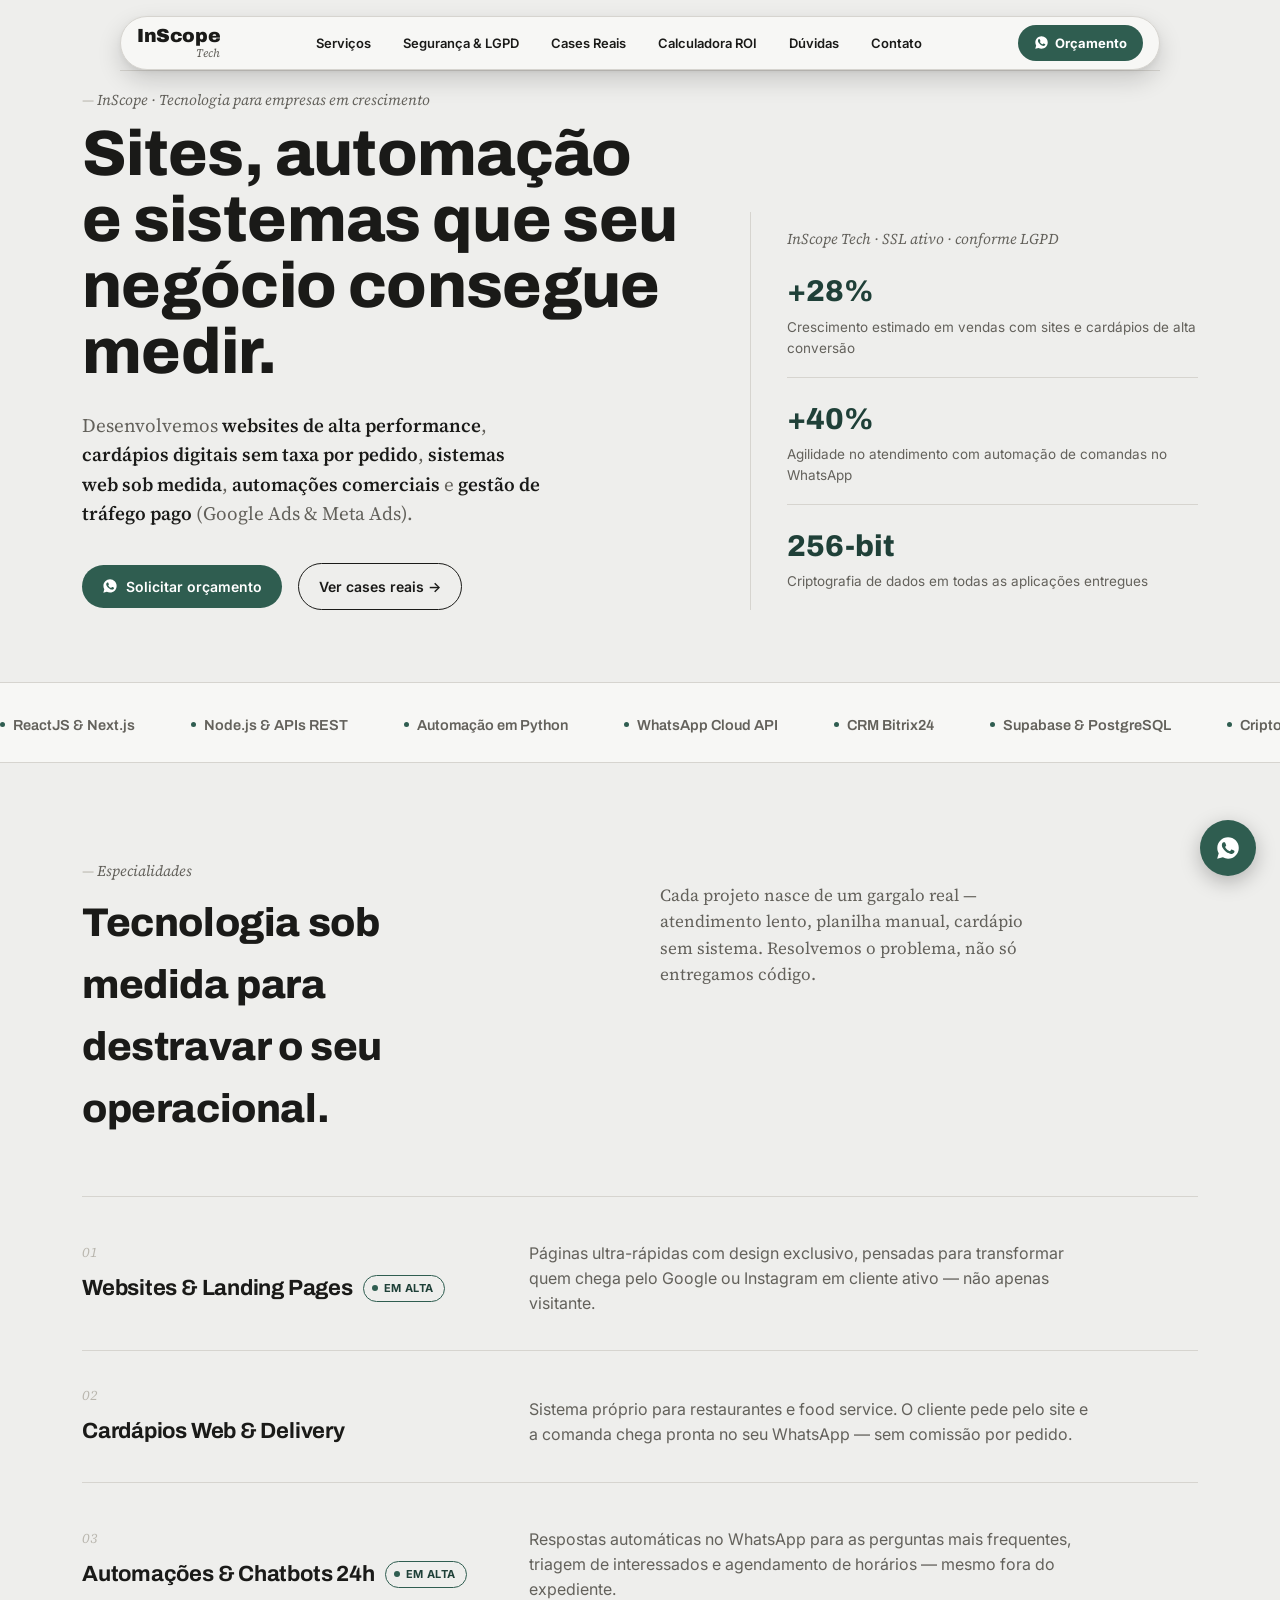
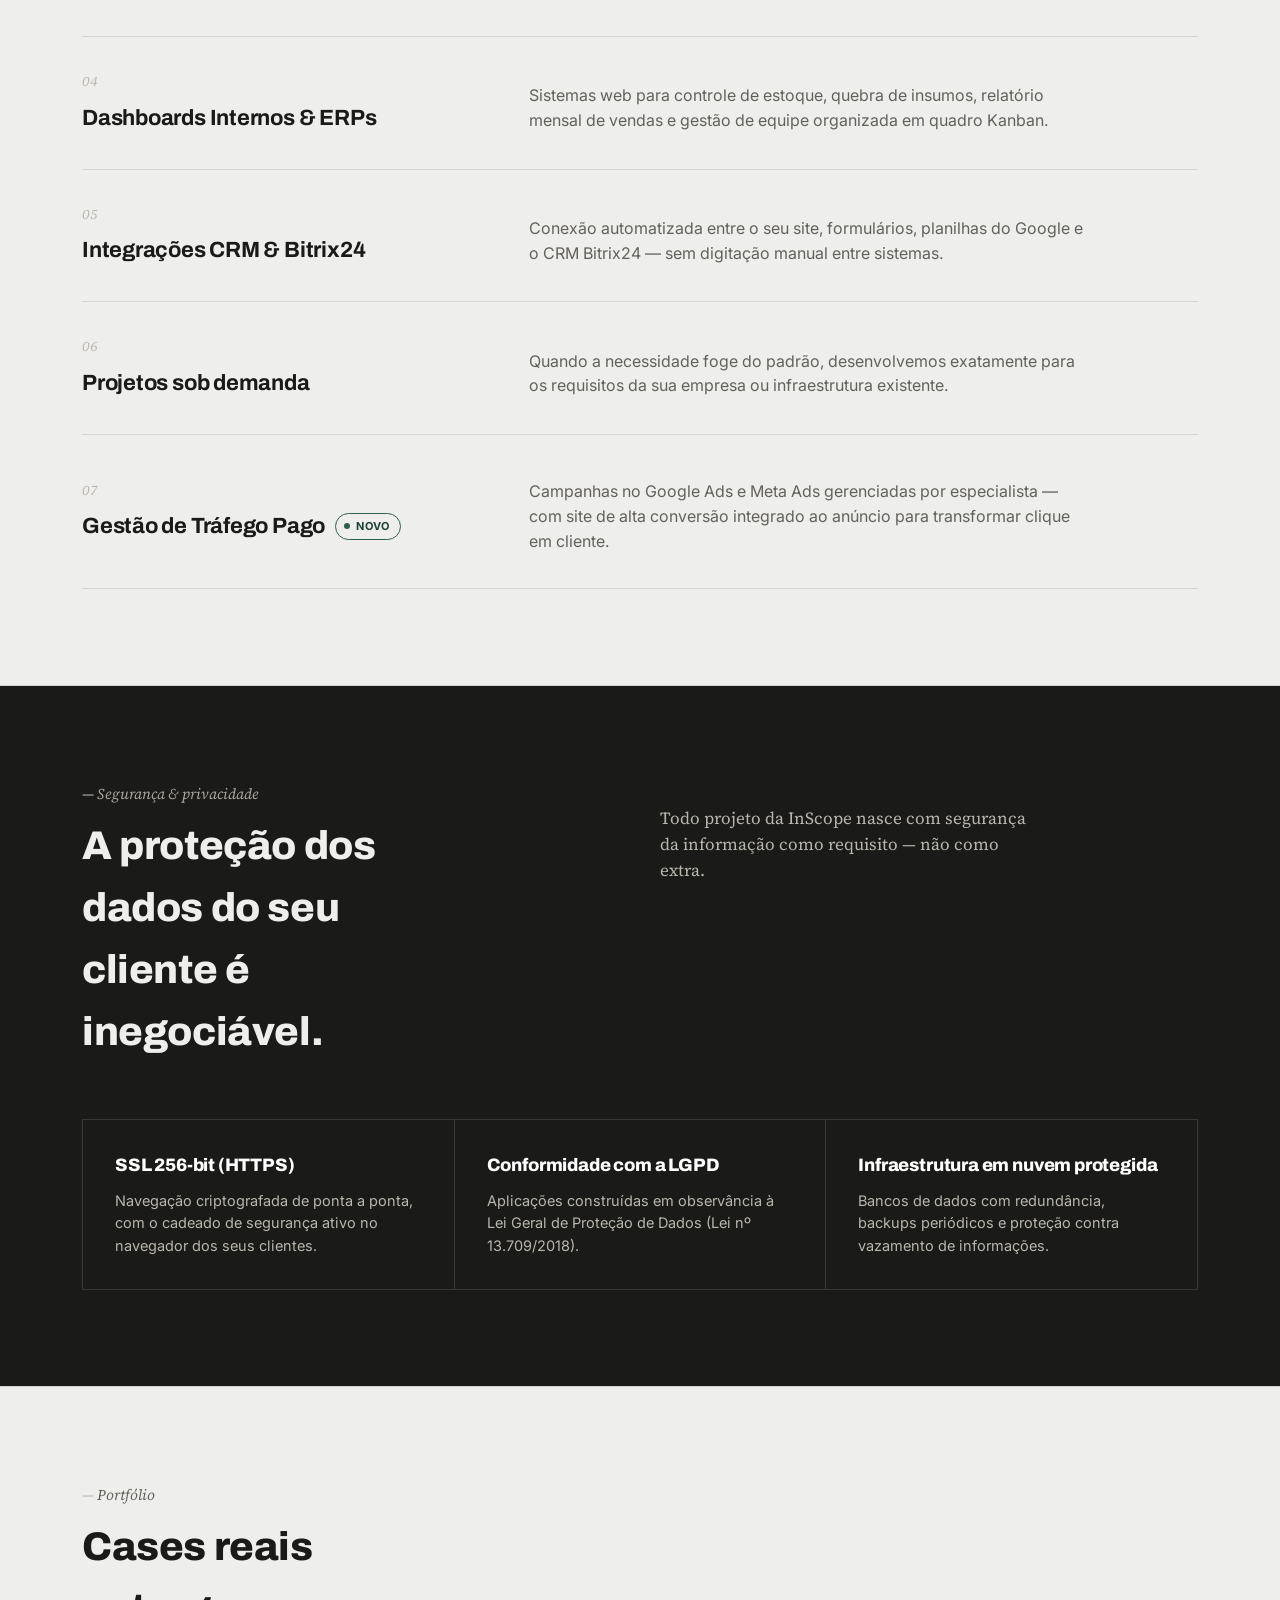
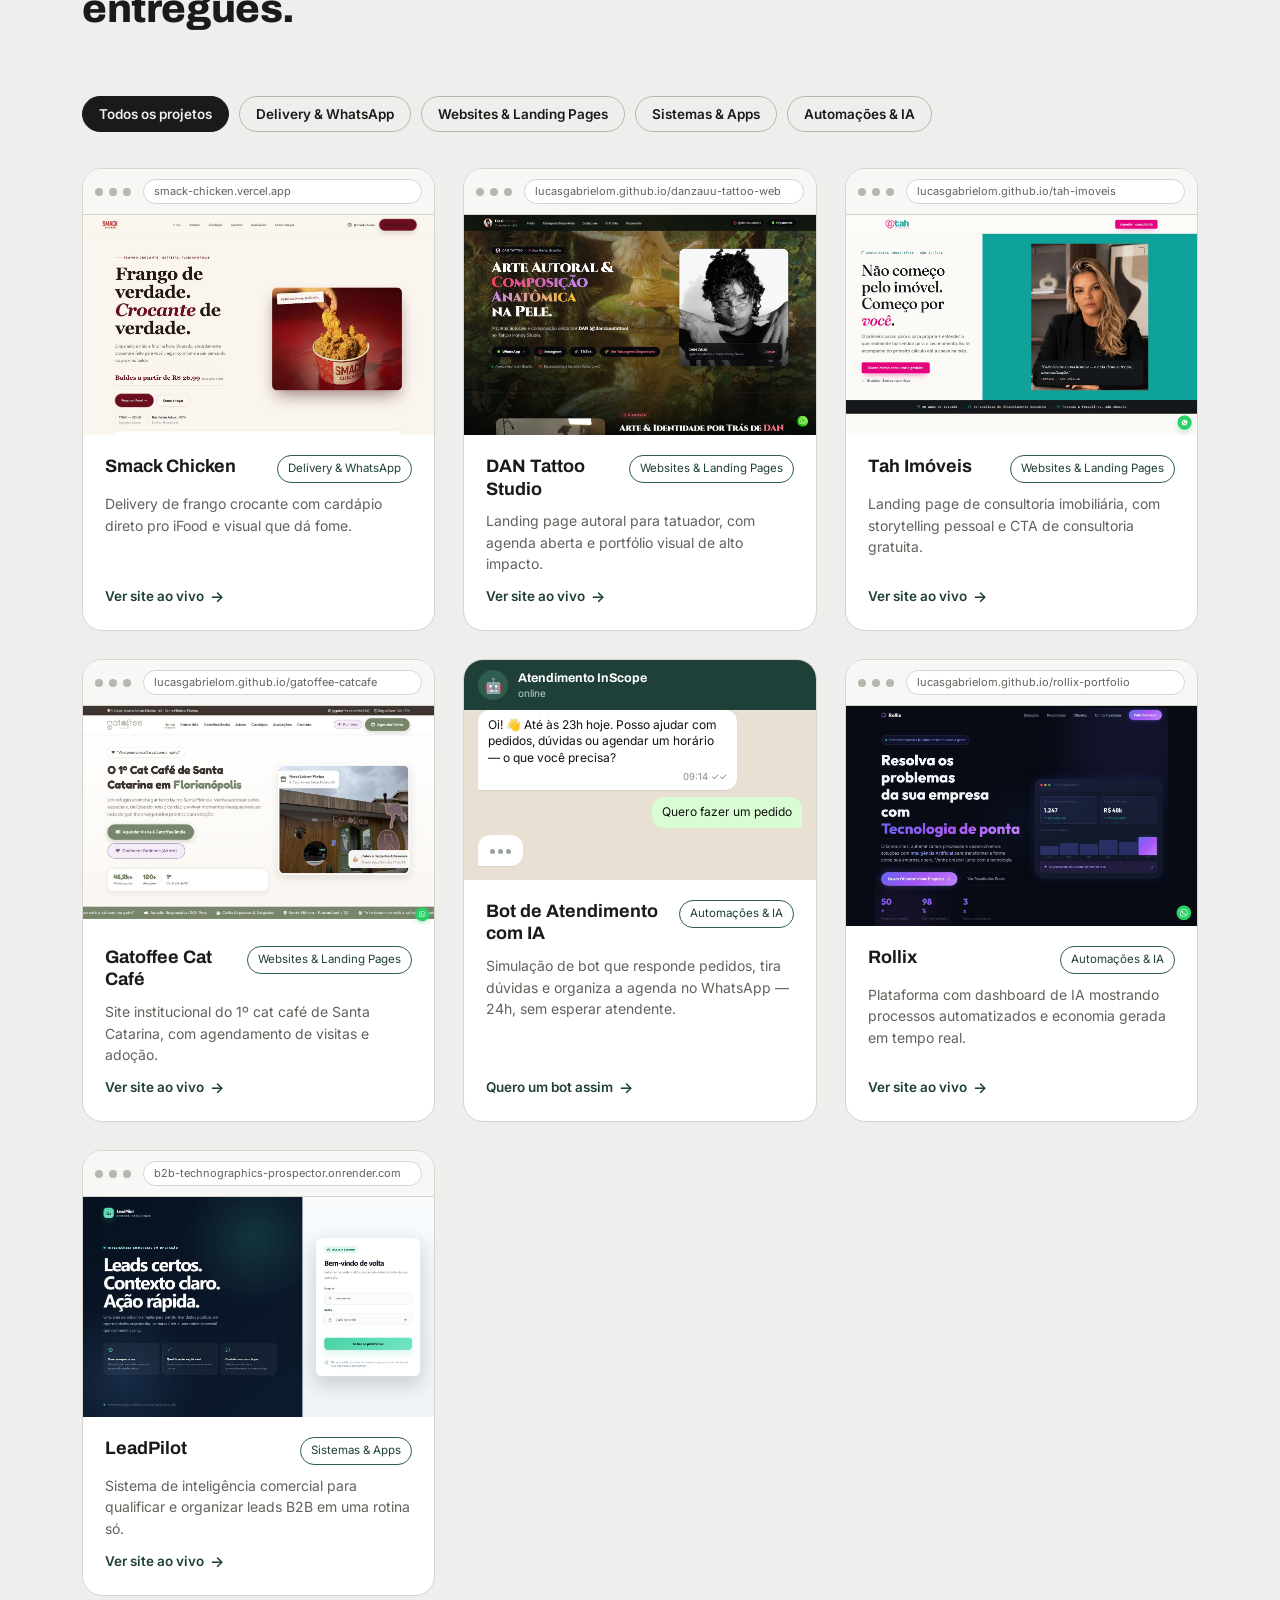
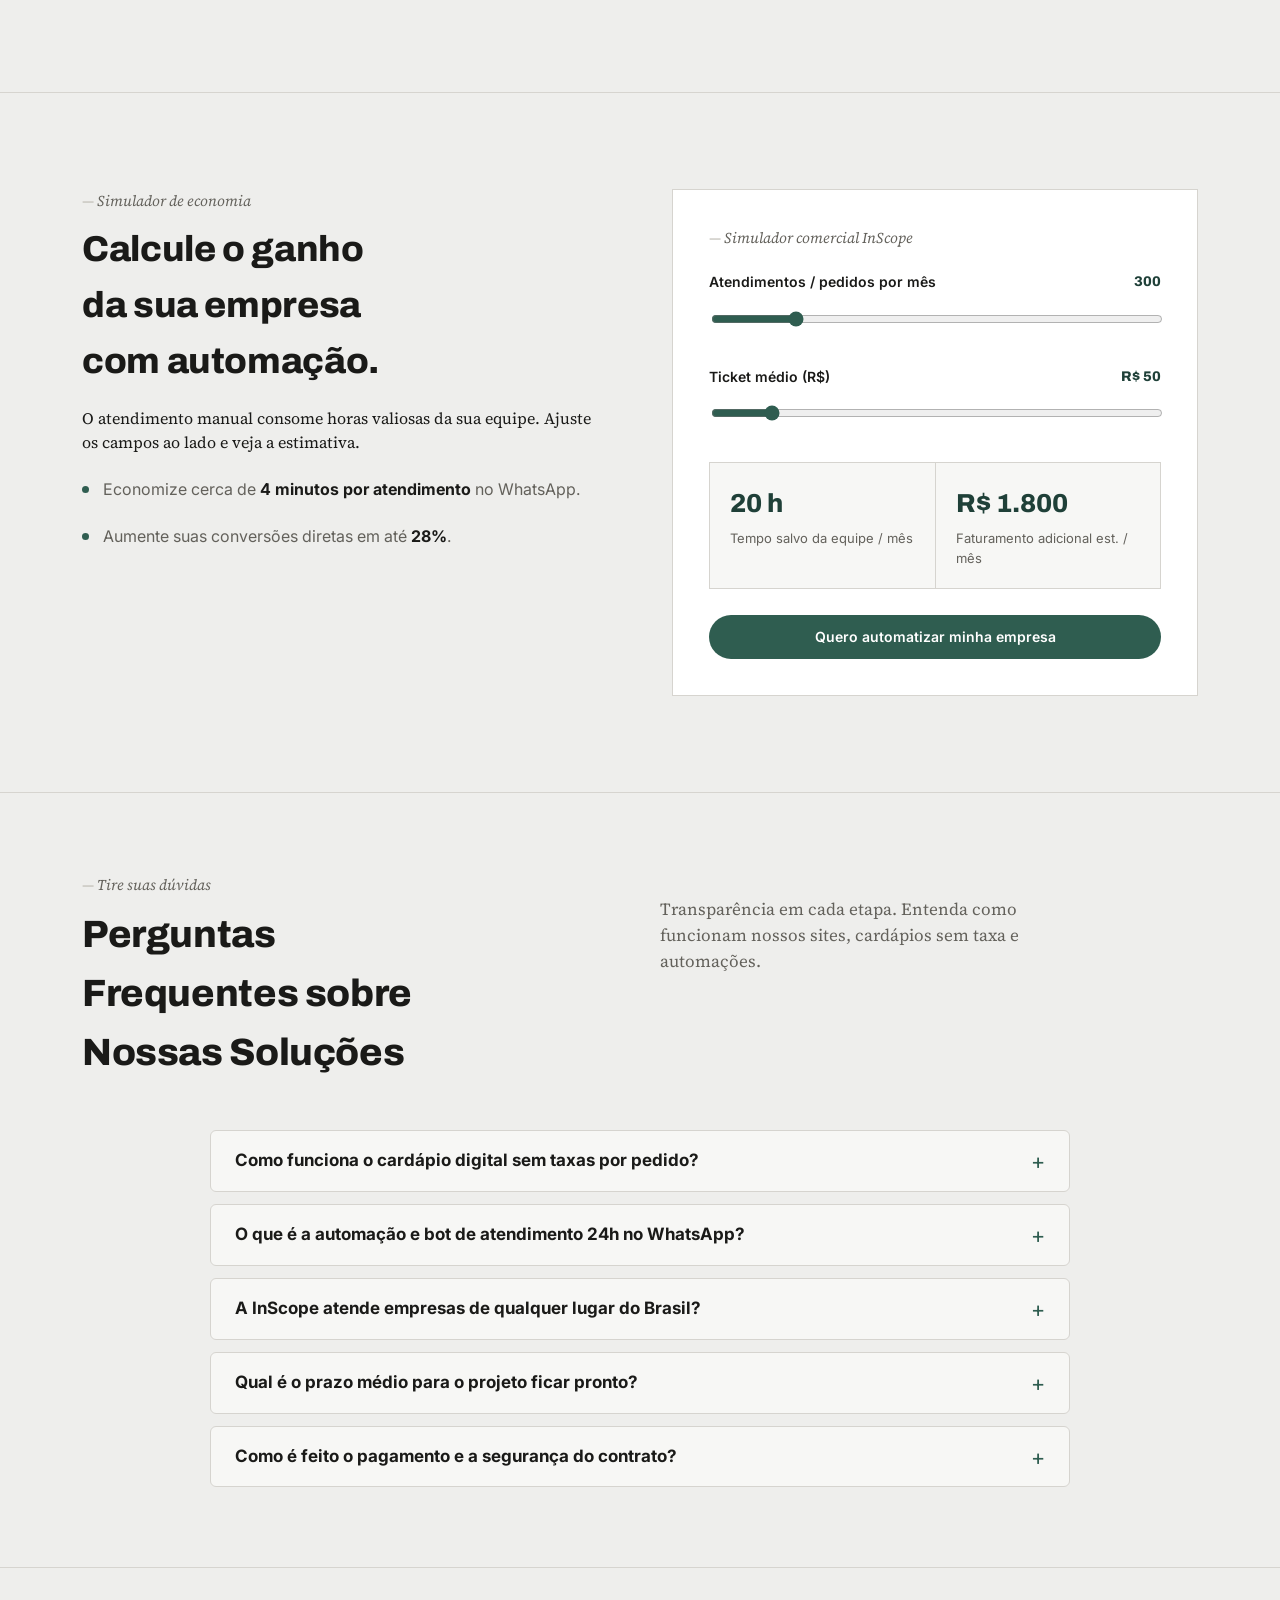
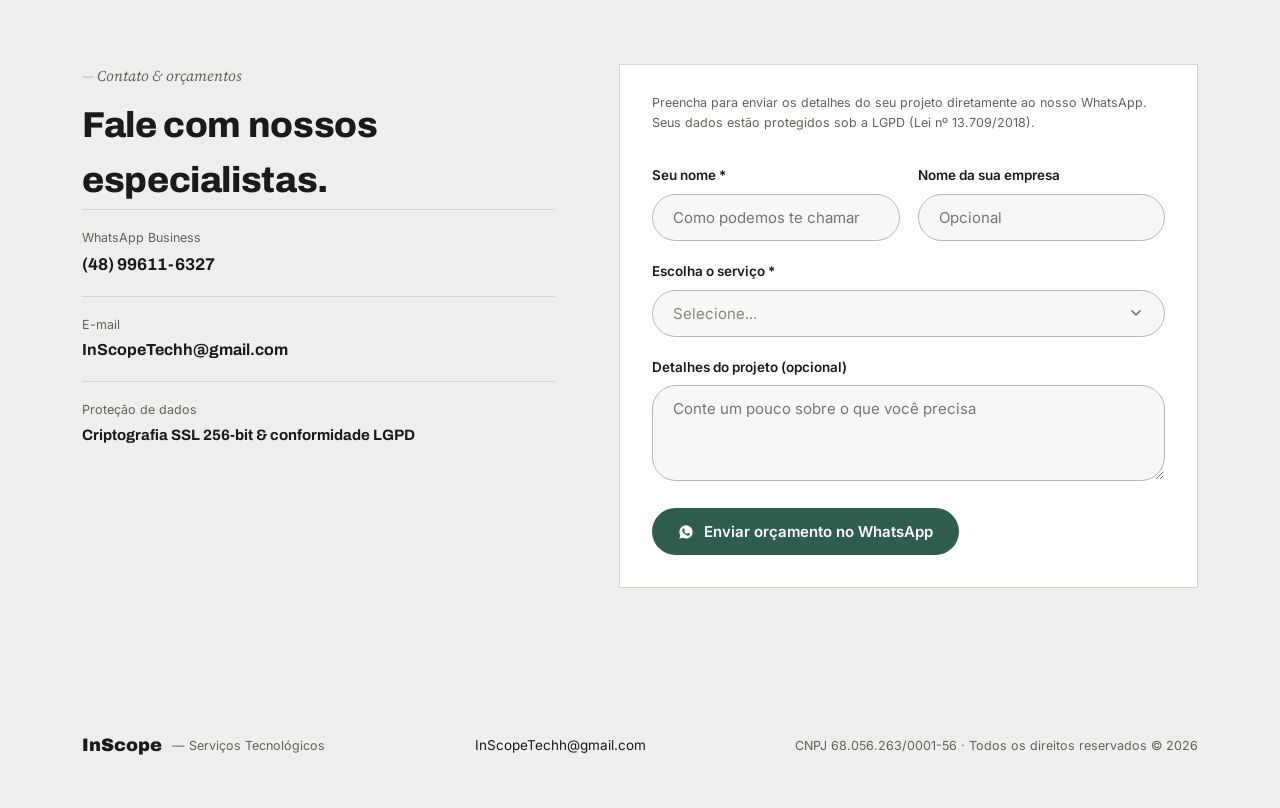
<file: index.html>
<!DOCTYPE html>
<html lang="pt-BR">
<head>
<meta charset="UTF-8">
<meta name="viewport" content="width=device-width, initial-scale=1.0">

<!-- SEO Primário: Título, Descrição e Palavras-chave -->
<title>InScope — Serviços Tecnológicos | Sites, Tráfego Pago, Automação WhatsApp &amp; Sistemas</title>
<meta name="description" content="InScope Serviços Tecnológicos: criação de websites de alta conversão, gestão de tráfego pago (Google Ads e Meta Ads), cardápios digitais sem taxa, automação de WhatsApp 24h e sistemas sob medida. Peça seu orçamento!">
<meta name="keywords" content="desenvolvimento de sites, criacao de sites, landing page, automacao whatsapp, bot de atendimento 24h, cardapio digital sem taxa, cardapio online delivery, sistemas web sob medida, dashboard empresarial, automacao de processos, bitrix24 automacao, integracao de crm, gestao de trafego pago, google ads, meta ads, gerenciamento de anuncios, inscopetech, inscope tecnologia, empresa de tecnologia florianopolis, desenvolvimento web brasil, software sob medida">
<meta name="author" content="InScope Serviços Tecnológicos">
<meta name="robots" content="index, follow, max-image-preview:large, max-snippet:-1, max-video-preview:-1">
<link rel="canonical" href="https://inscopetech.vercel.app/">

<!-- Verificação do Google Search Console (Substitua pelo seu código fornecido no Search Console) -->
<meta name="google-site-verification" content="COLOQUE_SEU_CODIGO_DO_SEARCH_CONSOLE_AQUI">

<!-- Geolocalização & SEO Local (Brasil / Santa Catarina) -->
<meta name="geo.region" content="BR-SC">
<meta name="geo.placename" content="Florianópolis">
<meta name="geo.position" content="-27.5954;-48.5480">
<meta name="ICBM" content="-27.5954, -48.5480">

<!-- Open Graph / Redes Sociais (Facebook, WhatsApp, LinkedIn) -->
<meta property="og:locale" content="pt_BR">
<meta property="og:type" content="website">
<meta property="og:site_name" content="InScope — Serviços Tecnológicos">
<meta property="og:title" content="InScope — Serviços Tecnológicos | Sites, Tráfego Pago &amp; Automação">
<meta property="og:description" content="Desenvolvimento de websites de alta performance, cardápios digitais sem taxa, automações no WhatsApp e sistemas web sob medida para empresas em crescimento.">
<meta property="og:url" content="https://inscopetech.vercel.app/">
<meta property="og:image" content="https://inscopetech.vercel.app/assets/logo.jpg">
<meta property="og:image:width" content="1200">
<meta property="og:image:height" content="630">
<meta property="og:image:alt" content="Logotipo InScope Serviços Tecnológicos">

<!-- Twitter Card -->
<meta name="twitter:card" content="summary_large_image">
<meta name="twitter:title" content="InScope — Serviços Tecnológicos | Sites, Tráfego Pago &amp; Automação">
<meta name="twitter:description" content="Sites de alta conversão, gestão de tráfego pago, cardápios no WhatsApp sem taxa e automação para sua empresa crescer.">
<meta name="twitter:image" content="https://inscopetech.vercel.app/assets/logo.jpg">

<!-- Favicons e Ícones -->
<link rel="icon" href="https://inscopetech.vercel.app/favicon.ico" sizes="any">
<link rel="icon" type="image/svg+xml" href="https://inscopetech.vercel.app/favicon.svg">
<link rel="icon" type="image/png" sizes="192x192" href="https://inscopetech.vercel.app/assets/icon-192.png">
<link rel="icon" type="image/png" sizes="32x32" href="https://inscopetech.vercel.app/assets/favicon-32.png">
<link rel="icon" type="image/png" sizes="16x16" href="https://inscopetech.vercel.app/assets/favicon-16.png">
<link rel="apple-touch-icon" sizes="180x180" href="https://inscopetech.vercel.app/assets/apple-touch-icon.png">
<link rel="shortcut icon" href="https://inscopetech.vercel.app/favicon.ico">
<meta name="theme-color" content="#1a1a18">

<!-- Padrão llms.txt para IAs -->
<link rel="alternate" type="text/plain" href="https://inscopetech.vercel.app/llms.txt" title="LLMs.txt">

<!-- Google Fonts -->
<link rel="preconnect" href="https://fonts.googleapis.com">
<link rel="preconnect" href="https://fonts.gstatic.com" crossorigin>
<link href="https://fonts.googleapis.com/css2?family=Archivo:wght@500;600;700;800;900&family=Source+Serif+4:ital,opsz,wght@0,8..60,400;0,8..60,500;1,8..60,400;1,8..60,500&family=Inter:wght@400;500;600&display=swap" rel="stylesheet">

<!-- Dados Estruturados Schema.org (JSON-LD) para Google e IAs -->
<script type="application/ld+json">
{
  "@context": "https://schema.org",
  "@graph": [
    {
      "@type": ["ProfessionalService", "Organization"],
      "@id": "https://inscopetech.vercel.app/#organization",
      "name": "InScope — Serviços Tecnológicos",
      "alternateName": ["InScope Tech", "InScope", "LM Tech & Automação"],
      "legalName": "InScope Serviços Tecnológicos",
      "taxID": "68.056.263/0001-56",
      "url": "https://inscopetech.vercel.app/",
      "logo": "https://inscopetech.vercel.app/assets/logo.jpg",
      "image": "https://inscopetech.vercel.app/assets/logo.jpg",
      "description": "Empresa especializada em desenvolvimento de sites de alta performance, cardápios digitais sem taxas por pedido, automação de processos no WhatsApp 24h e sistemas web sob medida.",
      "telephone": "+55-48-99611-6327",
      "email": "InScopeTechh@gmail.com",
      "priceRange": "$$",
      "currenciesAccepted": "BRL",
      "paymentAccepted": "Pix, Boleto, Cartão de Crédito, Transferência Bancária",
      "address": {
        "@type": "PostalAddress",
        "addressLocality": "Florianópolis",
        "addressRegion": "SC",
        "addressCountry": "BR"
      },
      "geo": {
        "@type": "GeoCoordinates",
        "latitude": -27.5954,
        "longitude": -48.5480
      },
      "areaServed": [
        {
          "@type": "Country",
          "name": "Brasil"
        },
        {
          "@type": "State",
          "name": "Santa Catarina"
        }
      ],
      "openingHoursSpecification": [
        {
          "@type": "OpeningHoursSpecification",
          "dayOfWeek": ["Monday", "Tuesday", "Wednesday", "Thursday", "Friday"],
          "opens": "08:00",
          "closes": "19:00"
        },
        {
          "@type": "OpeningHoursSpecification",
          "dayOfWeek": ["Saturday"],
          "opens": "09:00",
          "closes": "14:00"
        }
      ],
      "contactPoint": {
        "@type": "ContactPoint",
        "telephone": "+55-48-99611-6327",
        "contactType": "sales",
        "areaServed": "BR",
        "availableLanguage": "Portuguese"
      },
      "hasOfferCatalog": {
        "@type": "OfferCatalog",
        "name": "Catálogo de Serviços InScope Tech",
        "itemListElement": [
          {
            "@type": "Offer",
            "itemOffered": {
              "@type": "Service",
              "name": "Desenvolvimento de Websites & Landing Pages Profissionais",
              "description": "Criação de websites rápidos, responsivos e otimizados para SEO e conversão de vendas."
            }
          },
          {
            "@type": "Offer",
            "itemOffered": {
              "@type": "Service",
              "name": "Cardápio Digital Web & Delivery no WhatsApp",
              "description": "Sistema próprio de pedidos online sem comissões ou taxas por comanda para restaurantes e delivery."
            }
          },
          {
            "@type": "Offer",
            "itemOffered": {
              "@type": "Service",
              "name": "Automação & Chatbots 24h no WhatsApp",
              "description": "Atendimento automatizado inteligente com IA, triagem de clientes e agendamentos integrados à API oficial do WhatsApp."
            }
          },
          {
            "@type": "Offer",
            "itemOffered": {
              "@type": "Service",
              "name": "Dashboards Internos, ERPs & Sistemas Web Sob Medida",
              "description": "Painéis de controle operacional, gestão de estoque, relatórios analíticos e quadros Kanban para equipes."
            }
          },
          {
            "@type": "Offer",
            "itemOffered": {
              "@type": "Service",
              "name": "Integrações de CRM Bitrix24 & Automações",
              "description": "Conexão automatizada entre formulários do site, WhatsApp, planilhas e CRM corporativo."
            }
          }
        ]
      }
    },
    {
      "@type": "WebSite",
      "@id": "https://inscopetech.vercel.app/#website",
      "url": "https://inscopetech.vercel.app/",
      "name": "InScope — Serviços Tecnológicos",
      "description": "Sites, Automação WhatsApp & Sistemas Sob Medida para Empresas",
      "inLanguage": "pt-BR",
      "publisher": {
        "@id": "https://inscopetech.vercel.app/#organization"
      }
    },
    {
      "@type": "FAQPage",
      "@id": "https://inscopetech.vercel.app/#faq",
      "mainEntity": [
        {
          "@type": "Question",
          "name": "Como funciona o cardápio digital sem taxas por pedido?",
          "acceptedAnswer": {
            "@type": "Answer",
            "text": "O cliente acessa o cardápio digital diretamente pelo navegador do celular, seleciona os itens e adicionais desejados e clica em enviar. O pedido é formatado automaticamente e enviado direto para o WhatsApp do seu estabelecimento. Você não paga comissões ou porcentagens por venda, retendo 100% do lucro."
          }
        },
        {
          "@type": "Question",
          "name": "O que é a automação e bot de atendimento 24h no WhatsApp?",
          "acceptedAnswer": {
            "@type": "Answer",
            "text": "É um sistema inteligente integrado ao seu WhatsApp que responde dúvidas frequentes, envia cardápios e tabelas de preços, faz a triagem de clientes e realiza agendamentos automaticamente, mesmo fora do horário comercial, economizando em média 4 minutos por atendimento."
          }
        },
        {
          "@type": "Question",
          "name": "Como solicitar um orçamento com a InScope?",
          "acceptedAnswer": {
            "@type": "Answer",
            "text": "Você pode preencher o formulário na página de contato do site ou enviar uma mensagem direta pelo WhatsApp no número (48) 99611-6327. Nossa equipe técnica entrará em contato para entender seus gargalos e apresentar uma solução sob medida."
          }
        },
        {
          "@type": "Question",
          "name": "A InScope atende empresas de outros estados além de Santa Catarina?",
          "acceptedAnswer": {
            "@type": "Answer",
            "text": "Sim! A InScope atende empresas em todo o território nacional (Brasil) de forma 100% remota com reuniões online, protótipos funcionais e suporte contínuo."
          }
        },
        {
          "@type": "Question",
          "name": "Qual é o prazo de entrega de um website ou sistema?",
          "acceptedAnswer": {
            "@type": "Answer",
            "text": "Landing pages e websites institucionais costumam ser entregues entre 5 a 15 dias úteis. Projetos de automação de WhatsApp e cardápios digitais entre 7 a 20 dias úteis. Sistemas sob medida e ERPs têm o cronograma definido de acordo com o escopo aprovado."
          }
        }
      ]
    }
  ]
}
</script>
<style>
  :root{
    --ink:#1a1a18;
    --paper:#eeeeec;
    --paper-raise:#f7f7f5;
    --white:#ffffff;
    --line:#d6d4cf;
    --line-strong:#b9b6ae;
    --muted:#63615b;
    --accent:#2f5d50;
    --accent-ink:#e9f1ee;
    --accent-dark:#1f4038;
    --radius:2px;
    --wrap:1180px;
  }
  *{box-sizing:border-box;}
  html{scroll-behavior:smooth;}
  body{
    margin:0;
    background:var(--paper);
    color:var(--ink);
    font-family:'Inter',system-ui,sans-serif;
    font-size:16px;
    line-height:1.55;
    -webkit-font-smoothing:antialiased;
  }
  ::selection{background:var(--accent);color:var(--accent-ink);}
  a{color:inherit;}
  img{max-width:100%;display:block;}
  h1,h2,h3{font-family:'Archivo',sans-serif;font-weight:800;letter-spacing:-0.01em;margin:0;}
  .wrap{max-width:var(--wrap);margin:0 auto;padding:0 32px;}
  .serif{font-family:'Source Serif 4',serif;}
  .serif-i{font-family:'Source Serif 4',serif;font-style:italic;}
  .label{
    font-family:'Source Serif 4',serif;
    font-style:italic;
    font-size:15px;
    color:var(--muted);
    margin:0 0 10px;
  }
  .label::before{content:"— ";color:var(--line-strong);}
  a:focus-visible,button:focus-visible,input:focus-visible,textarea:focus-visible,select:focus-visible{
    outline:2px solid var(--accent);
    outline-offset:2px;
  }
  @media (prefers-reduced-motion: reduce){
    html{scroll-behavior:auto;}
    *{animation-duration:0.001ms !important;transition-duration:0.001ms !important;}
  }

  /* ---------- header ---------- */
  header{
    position:sticky;top:0;z-index:50;
    background:rgba(238,238,236,0.92);
    backdrop-filter:blur(8px);
    border-bottom:1px solid var(--line);
  }
  .nav{
    display:flex;align-items:center;justify-content:space-between;
    height:76px;
  }
  .brand{
    display:flex;flex-direction:column;line-height:1;text-decoration:none;
  }
  .brand .word{font-family:'Archivo',sans-serif;font-weight:900;font-size:24px;letter-spacing:-0.02em;}
  .brand .tag{font-family:'Source Serif 4',serif;font-size:12px;color:var(--muted);margin-top:2px;}
  nav.links{display:flex;gap:34px;align-items:center;}
  nav.links a{
    font-size:15px;text-decoration:none;color:var(--ink);
    position:relative;padding:4px 0;
  }
  nav.links a::after{
    content:"";position:absolute;left:0;bottom:0;width:0;height:1px;background:var(--accent);
    transition:width .2s ease;
  }
  nav.links a:hover::after{width:100%;}
  .cta-wa{
    display:inline-flex;align-items:center;gap:8px;
    background:var(--accent);color:#fff;
    padding:11px 20px;text-decoration:none;
    font-size:14px;font-weight:600;
    border-radius:999px;
    white-space:nowrap;
  }
  .cta-wa:hover{background:var(--accent-dark);}
  .cta-wa svg{width:16px;height:16px;fill:currentColor;flex:none;}
  .cta-wa.mobile-only{display:none;}
  .burger{display:none;background:none;border:1px solid var(--line-strong);border-radius:var(--radius);width:44px;height:44px;cursor:pointer;}
  .burger span{display:block;width:20px;height:2px;background:var(--ink);margin:4px auto;}

  /* ---------- hero ---------- */
  .hero{
    padding:88px 0 72px;
    border-bottom:1px solid var(--line);
  }
  .hero-grid{
    display:grid;grid-template-columns:1.35fr 1fr;gap:64px;align-items:end;
  }
  .hero h1{
    font-size:clamp(38px,5.2vw,64px);
    line-height:1.03;
    max-width:15ch;
  }
  .hero .lede{
    font-family:'Source Serif 4',serif;
    font-size:19px;
    color:var(--muted);
    max-width:46ch;
    margin:26px 0 34px;
  }
  .hero .lede b{color:var(--ink);font-weight:600;}
  .hero-actions{display:flex;gap:16px;flex-wrap:wrap;align-items:center;}
  .btn-outline{
    display:inline-flex;align-items:center;gap:8px;
    border:1px solid var(--ink);color:var(--ink);text-decoration:none;
    padding:12px 20px;font-size:14px;font-weight:600;border-radius:999px;
  }
  .btn-outline:hover{background:var(--ink);color:var(--paper);}
  .hero-side{border-left:1px solid var(--line);padding-left:36px;}
  .hero-side .domain{font-family:'Source Serif 4',serif;font-style:italic;font-size:15px;color:var(--muted);margin-bottom:18px;}
  .stat{padding:18px 0;border-top:1px solid var(--line);}
  .stat:first-of-type{border-top:none;padding-top:0;}
  .stat .num{font-family:'Archivo',sans-serif;font-weight:800;font-size:30px;color:var(--accent-dark);}
  .stat .desc{font-size:13.5px;color:var(--muted);margin-top:2px;}

  /* ---------- marquee ---------- */
  .stack{
    padding:26px 0;border-bottom:1px solid var(--line);
    background:var(--paper-raise);
    overflow:hidden;
    white-space:nowrap;
  }
  .stack .track{display:inline-flex;gap:56px;animation:scroll 32s linear infinite;}
  .stack .track span{
    font-family:'Archivo',sans-serif;font-weight:600;font-size:14.5px;color:var(--muted);
    display:inline-flex;align-items:center;gap:8px;
  }
  .stack .track span::before{content:"";width:5px;height:5px;border-radius:50%;background:var(--accent);}
  @keyframes scroll{from{transform:translateX(0);}to{transform:translateX(-50%);}}

  /* ---------- section shell ---------- */
  section{padding:96px 0;border-bottom:1px solid var(--line);}
  .section-head{display:grid;grid-template-columns:1fr 1fr;gap:40px;margin-bottom:56px;align-items:start;}
  .section-head h2{font-size:clamp(28px,3.4vw,40px);max-width:14ch;}
  .section-head .desc{font-family:'Source Serif 4',serif;color:var(--muted);font-size:17px;max-width:42ch;padding-top:6px;}

  /* ---------- services ---------- */
  .service-list{border-top:1px solid var(--line);}
  .service{
    display:grid;grid-template-columns:2fr 3fr auto;gap:40px;align-items:center;
    padding:34px 0;border-bottom:1px solid var(--line);
    text-decoration:none;color:inherit;position:relative;
    transition:background .25s ease, padding .25s ease, margin .25s ease;
  }
  .service:hover{background:var(--paper-raise);padding-left:16px;padding-right:16px;margin:0 -16px;}
  .service:hover .idx{color:var(--accent);}
  .service:hover .arrow{opacity:1;transform:translateX(4px);color:var(--accent);}
  .service h3{font-size:22px;font-weight:700;display:inline-flex;align-items:center;gap:10px;flex-wrap:wrap;}
  .service p{color:var(--muted);margin:10px 0 0;max-width:56ch;}
  .service .idx{font-family:'Source Serif 4',serif;font-style:italic;color:var(--line-strong);font-size:14px;display:block;margin-bottom:8px;transition:color .25s ease;}
  .service .arrow{font-size:20px;color:var(--line-strong);opacity:0;justify-self:end;transition:opacity .25s ease,transform .25s ease,color .25s ease;}
  .hot{
    display:inline-flex;align-items:center;gap:6px;
    font-family:'Inter',sans-serif;font-style:normal;font-size:11px;font-weight:700;
    text-transform:uppercase;letter-spacing:.04em;
    color:var(--accent-dark);border:1px solid var(--accent);border-radius:999px;
    padding:4px 10px 4px 8px;vertical-align:middle;
  }
  .hot::before{content:"";width:6px;height:6px;border-radius:50%;background:var(--accent);animation:pulse-dot 1.8s ease-in-out infinite;}
  @keyframes pulse-dot{0%,100%{opacity:1;transform:scale(1);}50%{opacity:.35;transform:scale(.65);}}

  /* ---------- security ---------- */
  .sec-alt{background:var(--ink);color:var(--paper);}
  .sec-alt .label{color:#a9a69c;}
  .sec-alt .section-head .desc{color:#b9b6ae;}
  .sec-grid{display:grid;grid-template-columns:repeat(3,1fr);gap:1px;background:#3a3833;border:1px solid #3a3833;}
  .sec-item{background:var(--ink);padding:32px;}
  .sec-item h3{font-size:18px;color:#fff;}
  .sec-item p{color:#b9b6ae;font-size:14.5px;margin:10px 0 0;}

  /* ---------- portfolio ---------- */
  .filters{display:flex;gap:10px;flex-wrap:wrap;margin-bottom:36px;}
  .filters button{
    font-family:'Inter',sans-serif;font-size:13.5px;font-weight:600;
    padding:9px 16px;border:1px solid var(--line-strong);background:transparent;color:var(--ink);
    border-radius:999px;cursor:pointer;
  }
  .filters button.active{background:var(--ink);color:var(--paper);border-color:var(--ink);}
  .case-list{display:grid;grid-template-columns:repeat(auto-fit,minmax(300px,1fr));gap:28px;}
  .case{
    display:flex;flex-direction:column;background:var(--white);border:1px solid var(--line);
    border-radius:20px;overflow:hidden;text-decoration:none;color:var(--ink);
    transition:transform .25s ease, box-shadow .25s ease, border-color .25s ease;
  }
  .case:hover{transform:translateY(-4px);box-shadow:0 20px 44px -18px rgba(0,0,0,.22);border-color:var(--line-strong);}
  .case-shot{background:var(--paper-raise);}
  .case-browser-bar{
    display:flex;align-items:center;gap:6px;padding:10px 12px;
    background:var(--paper-raise);border-bottom:1px solid var(--line);
  }
  .case-browser-bar .dot{width:8px;height:8px;border-radius:50%;background:var(--line-strong);flex:none;}
  .case-url{
    margin-left:6px;font-size:11px;color:var(--muted);font-family:'Inter',sans-serif;
    background:var(--white);border:1px solid var(--line);border-radius:999px;padding:3px 10px;
    overflow:hidden;text-overflow:ellipsis;white-space:nowrap;flex:1;
  }
  .case-shot img{
    display:block;width:100%;aspect-ratio:16/10;object-fit:cover;object-position:top;
    transition:transform .4s ease;
  }
  .case:hover .case-shot img{transform:scale(1.045);}
  .case-body{padding:20px 22px 22px;display:flex;flex-direction:column;gap:10px;flex:1;}
  .case-top{display:flex;align-items:flex-start;justify-content:space-between;gap:10px;}
  .case .name{font-family:'Archivo',sans-serif;font-weight:700;font-size:18px;line-height:1.25;}
  .case .meta{color:var(--muted);font-size:14px;flex:1;}
  .case .cat{
    font-size:11.5px;color:var(--accent-dark);border:1px solid var(--accent);border-radius:999px;padding:4px 10px;
    white-space:nowrap;flex:none;
  }
  .case-cta{
    display:inline-flex;align-items:center;gap:6px;font-size:13.5px;font-weight:600;color:var(--accent-dark);
    margin-top:auto;
  }
  .case .arrow{font-size:15px;transition:transform .2s ease;}
  .case:hover .arrow{transform:translateX(4px);}

  /* ---------- whatsapp bot mockup ---------- */
  .wa-mockup{
    width:100%;aspect-ratio:16/10;display:flex;flex-direction:column;
    background:#e7e0d3;transition:transform .4s ease;
  }
  .case:hover .wa-mockup{transform:scale(1.03);}
  .wa-head{
    display:flex;align-items:center;gap:10px;padding:10px 14px;
    background:var(--accent-dark);color:#fff;flex:none;
  }
  .wa-avatar{
    width:30px;height:30px;border-radius:50%;background:var(--accent);
    display:flex;align-items:center;justify-content:center;font-size:15px;flex:none;
  }
  .wa-head-info{display:flex;flex-direction:column;line-height:1.25;}
  .wa-name{font-family:'Archivo',sans-serif;font-weight:700;font-size:12.5px;}
  .wa-status{font-size:10px;color:#b9d0c9;}
  .wa-body{
    flex:1;padding:14px;display:flex;flex-direction:column;gap:7px;
    overflow:hidden;justify-content:flex-end;
  }
  .wa-bubble{
    max-width:80%;padding:7px 10px;border-radius:12px;font-size:12px;line-height:1.4;color:#111;
  }
  .wa-bubble.in{align-self:flex-end;background:#d9fdd3;border-bottom-right-radius:3px;}
  .wa-bubble.out{align-self:flex-start;background:#fff;border-bottom-left-radius:3px;box-shadow:0 1px 1px rgba(0,0,0,.06);}
  .wa-bubble .wa-time{display:block;text-align:right;font-size:9.5px;color:#8a8a8a;margin-top:3px;}
  .wa-typing{display:inline-flex;gap:3px;padding:3px 2px;}
  .wa-typing span{width:5px;height:5px;border-radius:50%;background:#9aa39a;animation:wa-blink 1.2s infinite;}
  .wa-typing span:nth-child(2){animation-delay:.2s;}
  .wa-typing span:nth-child(3){animation-delay:.4s;}
  @keyframes wa-blink{0%,60%,100%{opacity:.3;transform:translateY(0);}30%{opacity:1;transform:translateY(-2px);}}

  /* ---------- calculator ---------- */
  .calc-grid{display:grid;grid-template-columns:1fr 1fr;gap:64px;align-items:start;}
  .calc-copy .point{display:flex;gap:14px;margin-top:22px;}
  .calc-copy .point .mark{width:7px;height:7px;border-radius:50%;background:var(--accent);margin-top:9px;flex:none;}
  .calc-copy .point p{margin:0;color:var(--muted);}
  .calc-copy .point b{color:var(--ink);}
  .calc-card{
    background:var(--white);border:1px solid var(--line);padding:36px;
  }
  .field{margin-bottom:26px;}
  .field label{display:flex;justify-content:space-between;font-size:14px;font-weight:600;margin-bottom:10px;}
  .field label output{font-family:'Archivo',sans-serif;font-weight:800;color:var(--accent-dark);}
  input[type=range]{
    width:100%;accent-color:var(--accent);height:2px;background:var(--line-strong);
  }
  .calc-results{display:grid;grid-template-columns:1fr 1fr;gap:1px;background:var(--line);border:1px solid var(--line);margin-top:28px;}
  .calc-result{background:var(--paper-raise);padding:20px;}
  .calc-result .n{font-family:'Archivo',sans-serif;font-weight:800;font-size:26px;color:var(--accent-dark);}
  .calc-result .l{font-size:13px;color:var(--muted);margin-top:4px;}

  /* ---------- contact ---------- */
  .contact-grid{display:grid;grid-template-columns:0.9fr 1.1fr;gap:64px;}
  .contact-info .row{padding:18px 0;border-top:1px solid var(--line);}
  .contact-info .row:first-child{border-top:none;padding-top:0;}
  .contact-info .k{font-size:12.5px;color:var(--muted);text-transform:none;}
  .contact-info .v{font-family:'Archivo',sans-serif;font-weight:700;font-size:17px;margin-top:4px;}
  form{
    display:grid;gap:20px;background:var(--white);border:1px solid var(--line);padding:32px;
  }
  .form-row{display:grid;grid-template-columns:1fr 1fr;gap:18px;}
  label.f{font-size:13.5px;font-weight:600;display:block;margin-bottom:8px;}
  input,textarea{
    width:100%;padding:13px 20px;border:1px solid var(--line-strong);background:var(--paper-raise);
    font-family:'Inter',sans-serif;font-size:15px;color:var(--ink);border-radius:999px;
    transition:border-color .2s ease, background .2s ease, box-shadow .2s ease;
  }
  textarea{border-radius:24px;}
  input:hover,textarea:hover{border-color:var(--muted);}
  input:focus,textarea:focus{
    outline:none;border-color:var(--accent);background:var(--white);
    box-shadow:0 0 0 3px var(--accent-ink);
  }
  textarea{resize:vertical;min-height:96px;}
  .submit-btn{
    justify-self:start;display:inline-flex;align-items:center;gap:10px;
    background:var(--accent);color:#fff;border:none;padding:14px 26px;font-size:15px;font-weight:600;
    border-radius:999px;cursor:pointer;font-family:'Inter',sans-serif;
    transition:background .2s ease, transform .15s ease, box-shadow .2s ease;
  }
  .submit-btn:hover{background:var(--accent-dark);transform:translateY(-1px);box-shadow:0 8px 20px -6px rgba(31,64,56,.45);}
  .submit-btn:active{transform:translateY(0);}
  .fine{font-size:12.5px;color:var(--muted);margin-top:-4px;}

  /* ---------- custom select ---------- */
  .cs{position:relative;}
  .cs-native{position:absolute;width:1px;height:1px;padding:0;margin:-1px;overflow:hidden;clip:rect(0,0,0,0);white-space:nowrap;border:0;}
  .cs-trigger{
    width:100%;display:flex;align-items:center;justify-content:space-between;gap:10px;
    padding:13px 20px;border:1px solid var(--line-strong);background:var(--paper-raise);
    border-radius:999px;font-family:'Inter',sans-serif;font-size:15px;color:var(--ink);
    cursor:pointer;text-align:left;transition:border-color .2s ease, background .2s ease, box-shadow .2s ease;
  }
  .cs-trigger:hover{border-color:var(--muted);}
  .cs-trigger .cs-value.placeholder{color:#8a877e;}
  .cs-trigger .cs-chevron{flex:none;width:16px;height:16px;stroke:var(--muted);transition:transform .2s ease;}
  .cs.open .cs-trigger{border-color:var(--accent);background:var(--white);box-shadow:0 0 0 3px var(--accent-ink);}
  .cs.open .cs-trigger .cs-chevron{transform:rotate(180deg);}
  .cs.invalid .cs-trigger{border-color:#b3413a;}
  .cs-error{display:none;color:#b3413a;font-size:12.5px;margin-top:6px;}
  .cs.invalid .cs-error{display:block;}
  .cs-panel{
    position:absolute;left:0;right:0;top:calc(100% + 8px);z-index:20;
    background:var(--white);border:1px solid var(--line);border-radius:18px;
    box-shadow:0 16px 40px -12px rgba(0,0,0,.22);padding:8px;
    max-height:320px;overflow-y:auto;
  }
  .cs-panel[hidden]{display:none;}
  .cs-option{
    display:flex;align-items:center;justify-content:space-between;gap:12px;
    padding:11px 14px;border-radius:12px;cursor:pointer;
  }
  .cs-option:hover,.cs-option.active{background:var(--accent-ink);}
  .cs-opt-title{font-family:'Archivo',sans-serif;font-weight:700;font-size:14.5px;color:var(--ink);display:block;}
  .cs-opt-desc{font-family:'Inter',sans-serif;font-size:12.5px;color:var(--muted);margin-top:2px;display:block;}
  .cs-check{flex:none;width:16px;height:16px;stroke:var(--accent);opacity:0;transition:opacity .15s ease;}
  .cs-option[aria-selected="true"] .cs-check{opacity:1;}
  .cs-option[aria-selected="true"] .cs-opt-title{color:var(--accent-dark);}

  /* ---------- footer ---------- */
  footer{padding:48px 0;}
  .foot-grid{display:flex;justify-content:space-between;align-items:center;flex-wrap:wrap;gap:20px;}
  .foot-brand{display:flex;align-items:center;gap:10px;}
  .foot-brand .word{font-family:'Archivo',sans-serif;font-weight:900;font-size:18px;}
  .foot-legal{font-size:12.5px;color:var(--muted);}
  .foot-social{display:flex;gap:18px;}
  .foot-social a{font-size:13.5px;text-decoration:none;border-bottom:1px solid transparent;}
  .foot-social a:hover{border-color:var(--ink);}

  .wa-float{
    position:fixed;bottom:24px;right:24px;z-index:60;
    width:56px;height:56px;border-radius:50%;background:var(--accent);
    display:flex;align-items:center;justify-content:center;box-shadow:0 6px 20px rgba(0,0,0,.25);
  }
  .wa-float svg{width:26px;height:26px;fill:#fff;}

  /* ---------- reveal ---------- */
  .reveal{opacity:0;transform:translateY(14px);transition:opacity .6s ease, transform .6s ease;}
  .reveal.in{opacity:1;transform:none;}
  .service:nth-of-type(1),.case:nth-of-type(1),.sec-item:nth-of-type(1),.stat:nth-of-type(1){transition-delay:.03s;}
  .service:nth-of-type(2),.case:nth-of-type(2),.sec-item:nth-of-type(2),.stat:nth-of-type(2){transition-delay:.1s;}
  .service:nth-of-type(3),.case:nth-of-type(3),.sec-item:nth-of-type(3),.stat:nth-of-type(3){transition-delay:.17s;}
  .service:nth-of-type(4),.case:nth-of-type(4){transition-delay:.24s;}
  .service:nth-of-type(5),.case:nth-of-type(5){transition-delay:.31s;}
  .service:nth-of-type(6),.case:nth-of-type(6){transition-delay:.38s;}
  .case:nth-of-type(7){transition-delay:.45s;}

  @media (max-width:960px){
    .hero-grid,.calc-grid,.contact-grid,.section-head{grid-template-columns:1fr;}
    .hero-side{border-left:none;border-top:1px solid var(--line);padding-left:0;padding-top:28px;}
    .sec-grid{grid-template-columns:1fr;}
    .service{grid-template-columns:1fr;gap:10px;}
    .service .arrow{display:none;}
    .service:hover{padding-left:0;padding-right:0;margin:0;}
    .form-row{grid-template-columns:1fr;}
  }
  @media (max-width:760px){
    header{position:sticky;top:0;z-index:1000;background:var(--paper);border-bottom:1px solid var(--line);}
    nav.links{
      display:none;
    }
    nav.links.open{
      display:flex !important;
      position:fixed;top:76px;left:0;right:0;bottom:0;
      background:#f7f7f5 !important;
      z-index:99999;
      box-shadow:0 20px 50px rgba(0,0,0,0.25);
      flex-direction:column;padding:24px 20px;gap:12px;align-items:stretch;
      border-top:1px solid var(--line);
      overflow-y:auto;
      transform:none;opacity:1;visibility:visible;
    }
    nav.links a{
      font-size:17px;
      font-weight:700;
      padding:14px 0;
      border-bottom:1px solid var(--line);
      color:var(--ink);
      display:block;
      text-decoration:none;
    }
    .burger{display:block;z-index:100001;}
    .nav .cta-wa.desktop-only{display:none;}
    .cta-wa.mobile-only{
      display:inline-flex;
      justify-content:center;
      align-items:center;
      width:100%;
      padding:14px 20px;
      font-size:15px;
      font-weight:700;
      margin-top:12px;
      background:var(--accent);
      color:#fff;
      border-radius:999px;
    }
    .hero{padding:44px 0 48px;}
    .hero h1{font-size:clamp(30px,7.5vw,44px);line-height:1.08;max-width:100%;}
    .hero .lede{font-size:16px;line-height:1.5;margin:16px 0 24px;}
    .hero-actions{
      flex-direction:column;
      width:100%;
      gap:12px;
      margin-top:20px;
    }
    .hero-actions .cta-wa,
    .hero-actions .btn-outline{
      width:100%;
      justify-content:center;
      text-align:center;
      padding:14px 20px;
      font-size:15px;
      font-weight:700;
      border-radius:999px;
    }
    .hero-side{margin-top:32px;border-left:none;border-top:1px solid var(--line);padding-left:0;padding-top:24px;}
    .wa-float{bottom:20px;right:20px;width:50px;height:50px;z-index:99;box-shadow:0 4px 18px rgba(0,0,0,0.3);}
    .wa-float svg{width:24px;height:24px;}
    .case-list{grid-template-columns:1fr;gap:20px;}
    section{padding:48px 0;}
    .wrap{padding:0 20px;}
  }

  /* ---------- Animated Pill Header ---------- */
  header.pill-header {
    position: fixed;
    top: 16px;
    left: 50%;
    transform: translateX(-50%);
    z-index: 99999;
    width: calc(100% - 32px);
    max-width: 1040px;
    transition: all 0.35s cubic-bezier(0.16, 1, 0.3, 1);
  }
  header.pill-header.collapsed-pill {
    top: 8px;
    transform: translateX(-50%) scale(0.96);
  }

  .pill-nav {
    background: var(--paper-raise);
    border: 1px solid var(--line);
    border-radius: 999px;
    height: 54px;
    padding: 0 16px;
    display: flex;
    align-items: center;
    justify-content: space-between;
    box-shadow: 0 10px 24px rgba(0, 0, 0, 0.16), 0 2px 6px rgba(0, 0, 0, 0.06);
    transition: all 0.3s ease;
  }
  .pill-nav .brand {
    display: flex;
    flex-direction: column;
    align-items: flex-end;
    gap: 1px;
    text-decoration: none;
    color: var(--ink);
    white-space: nowrap;
    flex-shrink: 0;
  }
  .pill-nav .brand .word {
    font-family: 'Archivo', sans-serif;
    font-weight: 900;
    font-size: 19px;
    letter-spacing: -0.02em;
    line-height: 1;
  }
  .pill-nav .brand .tag {
    font-family: 'Source Serif 4', serif;
    font-style: italic;
    font-size: 11.5px;
    color: var(--muted);
    line-height: 1;
  }

  .pill-links {
    display: flex;
    align-items: center;
    gap: 4px;
  }
  .pill-links a {
    font-size: 13px;
    font-weight: 600;
    color: var(--ink);
    text-decoration: none;
    padding: 6px 14px;
    border-radius: 999px;
    transition: all 0.2s ease;
    display: flex;
    align-items: center;
    gap: 6px;
  }
  .pill-links a:hover {
    background: rgba(47, 93, 80, 0.1);
    color: #1f4038;
  }
  .pill-links a .icon {
    font-size: 12px;
  }

  .pill-right {
    display: flex;
    align-items: center;
    gap: 10px;
  }
  .pill-right .cta-wa {
    background: #2f5d50;
    color: #fff;
    padding: 8px 16px;
    border-radius: 999px;
    font-size: 13px;
    font-weight: 700;
    text-decoration: none;
    display: flex;
    align-items: center;
    gap: 6px;
    transition: background 0.2s ease;
  }
  .pill-right .cta-wa:hover {
    background: #1f4038;
  }
  .pill-right .cta-wa svg {
    width: 15px;
    height: 15px;
    fill: #fff;
  }

  .burger-pill {
    display: none;
    background: transparent;
    border: none;
    padding: 8px;
    cursor: pointer;
    border-radius: 50%;
    flex-direction: column;
    gap: 4px;
    align-items: center;
    justify-content: center;
    width: 38px;
    height: 38px;
  }
  .burger-pill span {
    display: block;
    width: 18px;
    height: 2px;
    background: var(--ink);
    transition: all 0.2s ease;
  }

  /* Mobile Sheet Modal Drawer */
  .mobile-sheet {
    display: none;
    position: absolute;
    top: 62px;
    left: 0;
    right: 0;
    background: #ffffff;
    border: 1px solid rgba(0, 0, 0, 0.12);
    border-radius: 20px;
    box-shadow: 0 20px 50px rgba(0, 0, 0, 0.25);
    padding: 18px;
    flex-direction: column;
    gap: 14px;
    opacity: 0;
    transform: translateY(-8px) scale(0.98);
    transition: all 0.25s cubic-bezier(0.16, 1, 0.3, 1);
    pointer-events: none;
  }
  .mobile-sheet.open {
    display: flex !important;
    opacity: 1;
    transform: translateY(0) scale(1);
    pointer-events: auto;
  }
  .sheet-head {
    display: flex;
    align-items: center;
    justify-content: space-between;
    border-bottom: 1px solid var(--line);
    padding-bottom: 10px;
  }
  .sheet-title {
    font-size: 11px;
    font-weight: 800;
    text-transform: uppercase;
    letter-spacing: 0.08em;
    color: #2f5d50;
  }
  .sheet-close {
    background: none;
    border: none;
    font-size: 16px;
    font-weight: 700;
    color: var(--muted);
    cursor: pointer;
  }
  .sheet-links {
    display: flex;
    flex-direction: column;
    gap: 4px;
  }
  .sheet-link {
    display: flex;
    align-items: center;
    justify-content: space-between;
    font-size: 14.5px;
    font-weight: 700;
    color: var(--ink);
    text-decoration: none;
    padding: 10px 16px;
    border-radius: 999px;
    transition: background 0.2s ease;
  }
  .sheet-link:hover {
    background: var(--paper);
    color: #2f5d50;
  }
  .sheet-link .arrow {
    font-size: 16px;
    color: var(--line-strong);
    transition: transform 0.2s ease, color 0.2s ease;
  }
  .sheet-link:hover .arrow {
    color: var(--accent);
    transform: translateX(3px);
  }
  .sheet-cta {
    display: flex;
    align-items: center;
    justify-content: center;
    background: #2f5d50;
    color: #fff;
    padding: 12px;
    border-radius: 999px;
    font-size: 14px;
    font-weight: 700;
    text-decoration: none;
    margin-top: 4px;
    box-shadow: 0 4px 14px rgba(47, 93, 80, 0.3);
  }

  @media (max-width: 900px) {
    .pill-links { display: none; }
    .burger-pill { display: flex; }
    .pill-right .cta-wa { display: none; }
    header.pill-header { width: calc(100% - 24px); top: 12px; }
    .pill-nav { height: 48px; padding: 0 12px; }
  }

  /* ---------- FAQ Accordion ---------- */
  .faq-card {
    background: var(--paper-raise);
    border: 1px solid var(--line);
    border-radius: 6px;
    padding: 18px 24px;
    transition: border-color 0.2s ease, box-shadow 0.2s ease;
  }
  .faq-card:hover {
    border-color: var(--line-strong);
  }
  .faq-card[open] {
    border-color: var(--accent);
    box-shadow: 0 4px 16px rgba(0,0,0,0.04);
  }
  .faq-summary {
    display: flex;
    justify-content: space-between;
    align-items: center;
    cursor: pointer;
    font-weight: 700;
    font-size: 17px;
    line-height: 1.4;
    user-select: none;
    list-style: none;
  }
  .faq-summary::-webkit-details-marker {
    display: none;
  }
  .faq-chevron {
    font-size: 22px;
    font-weight: 400;
    color: var(--accent);
    margin-left: 16px;
    flex-shrink: 0;
    transition: transform 0.25s ease;
    line-height: 1;
  }
  .faq-card[open] .faq-chevron {
    transform: rotate(45deg);
  }
  .faq-content {
    margin-top: 14px;
    padding-top: 14px;
    border-top: 1px solid var(--line);
    color: var(--muted);
    font-size: 15px;
    line-height: 1.65;
  }
  .faq-content p {
    margin: 0;
  }
  .faq-content b {
    color: var(--ink);
  }

</style>
</head>
<body>

<header id="mainHeader" class="pill-header">
  <div class="pill-nav">
    <a href="#top" class="brand">
      <span class="word">InScope</span>
      <span class="tag">Tech</span>
    </a>

    <nav class="pill-links" id="navLinks">
      <a href="#servicos">Serviços</a>
      <a href="#seguranca">Segurança &amp; LGPD</a>
      <a href="#portfolio">Cases Reais</a>
      <a href="#calculadora">Calculadora ROI</a>
      <a href="#faq">Dúvidas</a>
      <a href="#contato">Contato</a>
    </nav>

    <div class="pill-right">
      <a class="cta-wa" href="https://wa.me/5548996116327?text=Ol%C3%A1%20InScope!%20Gostaria%20de%20um%20or%C3%A7amento.">
        <svg viewBox="0 0 24 24"><path d="M12.04 2C6.58 2 2.13 6.45 2.13 11.91c0 1.75.46 3.45 1.32 4.95L2 22l5.25-1.38a9.9 9.9 0 0 0 4.79 1.22h.01c5.46 0 9.9-4.45 9.9-9.91 0-2.65-1.03-5.14-2.9-7.01A9.86 9.86 0 0 0 12.04 2Zm5.8 14.03c-.24.68-1.4 1.32-1.93 1.4-.5.08-1.12.11-1.8-.11-.42-.13-.96-.31-1.65-.6-2.9-1.25-4.8-4.17-4.94-4.36-.14-.19-1.18-1.57-1.18-3 0-1.42.75-2.12 1.02-2.41.27-.29.58-.36.78-.36.2 0 .39 0 .56.01.18.01.42-.07.66.5.24.58.83 2 .9 2.15.07.15.12.32.02.51-.1.19-.15.31-.29.48-.15.17-.31.38-.44.51-.15.15-.3.31-.13.6.17.29.75 1.24 1.62 2.01 1.11.99 2.05 1.3 2.34 1.44.29.15.46.13.63-.05.17-.19.72-.84.91-1.13.19-.29.38-.24.63-.14.25.1 1.6.76 1.87.9.27.14.46.2.52.32.07.11.07.65-.17 1.33Z"/></svg>
        <span>Orçamento</span>
      </a>
      <button class="burger-pill" id="burger" aria-label="Abrir Menu">
        <span></span><span></span><span></span>
      </button>
    </div>
  </div>

  <!-- Mobile Drawer Sheet Modal -->
  <div class="mobile-sheet" id="mobileSheet">
    <div class="sheet-head">
      <span class="sheet-title">Navegação InScope</span>
      <button class="sheet-close" id="sheetClose" aria-label="Fechar">&times;</button>
    </div>
    <div class="sheet-links">
      <a href="#servicos" class="sheet-link"><span>Serviços</span><span class="arrow">→</span></a>
      <a href="#seguranca" class="sheet-link"><span>Segurança &amp; LGPD</span><span class="arrow">→</span></a>
      <a href="#portfolio" class="sheet-link"><span>Cases Reais</span><span class="arrow">→</span></a>
      <a href="#calculadora" class="sheet-link"><span>Calculadora ROI</span><span class="arrow">→</span></a>
      <a href="#faq" class="sheet-link"><span>Dúvidas Frequentes</span><span class="arrow">→</span></a>
      <a href="#contato" class="sheet-link"><span>Contato</span><span class="arrow">→</span></a>
    </div>
    <a class="sheet-cta" href="https://wa.me/5548996116327?text=Ol%C3%A1%20InScope!%20Gostaria%20de%20um%20or%C3%A7amento.">
      <svg viewBox="0 0 24 24" style="width:16px;height:16px;fill:currentColor;margin-right:6px;"><path d="M12.04 2C6.58 2 2.13 6.45 2.13 11.91c0 1.75.46 3.45 1.32 4.95L2 22l5.25-1.38a9.9 9.9 0 0 0 4.79 1.22h.01c5.46 0 9.9-4.45 9.9-9.91 0-2.65-1.03-5.14-2.9-7.01A9.86 9.86 0 0 0 12.04 2Zm5.8 14.03c-.24.68-1.4 1.32-1.93 1.4-.5.08-1.12.11-1.8-.11-.42-.13-.96-.31-1.65-.6-2.9-1.25-4.8-4.17-4.94-4.36-.14-.19-1.18-1.57-1.18-3 0-1.42.75-2.12 1.02-2.41.27-.29.58-.36.78-.36.2 0 .39 0 .56.01.18.01.42-.07.66.5.24.58.83 2 .9 2.15.07.15.12.32.02.51-.1.19-.15.31-.29.48-.15.17-.31.38-.44.51-.15.15-.3.31-.13.6.17.29.75 1.24 1.62 2.01 1.11.99 2.05 1.3 2.34 1.44.29.15.46.13.63-.05.17-.19.72-.84.91-1.13.19-.29.38-.24.63-.14.25.1 1.6.76 1.87.9.27.14.46.2.52.32.07.11.07.65-.17 1.33Z"/></svg>
      <span>Falar no WhatsApp</span>
    </a>
  </div>
</header>

<main id="top">

  <!-- HERO -->
  <section class="hero" style="border-bottom:1px solid var(--line);padding-top:88px;">
    <div class="wrap hero-grid">
      <div>
        <p class="label">InScope · Tecnologia para empresas em crescimento</p>
        <h1>Sites, automação e sistemas que seu negócio consegue medir.</h1>
        <p class="lede">Desenvolvemos <b>websites de alta performance</b>, <b>cardápios digitais sem taxa por pedido</b>, <b>sistemas web sob medida</b>, <b>automações comerciais</b> e <b>gestão de tráfego pago</b> (Google Ads &amp; Meta Ads).</p>
        <div class="hero-actions">
          <a class="cta-wa" href="https://wa.me/5548996116327?text=Ol%C3%A1%20InScope!%20Gostaria%20de%20um%20or%C3%A7amento%20para%20minha%20empresa.">
            <svg viewBox="0 0 24 24"><path d="M12.04 2C6.58 2 2.13 6.45 2.13 11.91c0 1.75.46 3.45 1.32 4.95L2 22l5.25-1.38a9.9 9.9 0 0 0 4.79 1.22h.01c5.46 0 9.9-4.45 9.9-9.91 0-2.65-1.03-5.14-2.9-7.01A9.86 9.86 0 0 0 12.04 2Zm5.8 14.03c-.24.68-1.4 1.32-1.93 1.4-.5.08-1.12.11-1.8-.11-.42-.13-.96-.31-1.65-.6-2.9-1.25-4.8-4.17-4.94-4.36-.14-.19-1.18-1.57-1.18-3 0-1.42.75-2.12 1.02-2.41.27-.29.58-.36.78-.36.2 0 .39 0 .56.01.18.01.42-.07.66.5.24.58.83 2 .9 2.15.07.15.12.32.02.51-.1.19-.15.31-.29.48-.15.17-.31.38-.44.51-.15.15-.3.31-.13.6.17.29.75 1.24 1.62 2.01 1.11.99 2.05 1.3 2.34 1.44.29.15.46.13.63-.05.17-.19.72-.84.91-1.13.19-.29.38-.24.63-.14.25.1 1.6.76 1.87.9.27.14.46.2.52.32.07.11.07.65-.17 1.33Z"/></svg>
            Solicitar orçamento
          </a>
          <a class="btn-outline" href="#portfolio">Ver cases reais →</a>
        </div>
      </div>
      <div class="hero-side">
        <p class="domain">InScope Tech · SSL ativo · conforme LGPD</p>
        <div class="stat reveal"><div class="num" data-count-to="28" data-prefix="+" data-suffix="%">+28%</div><div class="desc">Crescimento estimado em vendas com sites e cardápios de alta conversão</div></div>
        <div class="stat reveal"><div class="num" data-count-to="40" data-prefix="+" data-suffix="%">+40%</div><div class="desc">Agilidade no atendimento com automação de comandas no WhatsApp</div></div>
        <div class="stat reveal"><div class="num">256-bit</div><div class="desc">Criptografia de dados em todas as aplicações entregues</div></div>
      </div>
    </div>
  </section>

  <!-- STACK MARQUEE -->
  <div class="stack">
    <div class="track" id="track">
      <span>ReactJS &amp; Next.js</span><span>Node.js &amp; APIs REST</span><span>Automação em Python</span><span>WhatsApp Cloud API</span><span>CRM Bitrix24</span><span>Supabase &amp; PostgreSQL</span><span>Criptografia SSL 256-bit</span><span>Google Ads &amp; Meta Ads</span>
      <span>ReactJS &amp; Next.js</span><span>Node.js &amp; APIs REST</span><span>Automação em Python</span><span>WhatsApp Cloud API</span><span>CRM Bitrix24</span><span>Supabase &amp; PostgreSQL</span><span>Criptografia SSL 256-bit</span><span>Google Ads &amp; Meta Ads</span>
    </div>
  </div>

  <!-- SERVICES -->
  <section id="servicos">
    <div class="wrap">
      <div class="section-head">
        <div>
          <p class="label">Especialidades</p>
          <h2>Tecnologia sob medida para destravar o seu operacional.</h2>
        </div>
        <p class="desc serif">Cada projeto nasce de um gargalo real — atendimento lento, planilha manual, cardápio sem sistema. Resolvemos o problema, não só entregamos código.</p>
      </div>

      <div class="service-list">
        <a class="service reveal" href="https://wa.me/5548996116327?text=Ol%C3%A1!%20Quero%20um%20site%20ou%20landing%20page%20profissional." target="_blank" rel="noopener">
          <div><span class="idx serif-i">01</span><h3>Websites &amp; Landing Pages <span class="hot">Em alta</span></h3></div>
          <p>Páginas ultra-rápidas com design exclusivo, pensadas para transformar quem chega pelo Google ou Instagram em cliente ativo — não apenas visitante.</p>
          <span class="arrow">→</span>
        </a>
        <a class="service reveal" href="https://wa.me/5548996116327?text=Ol%C3%A1!%20Quero%20um%20card%C3%A1pio%20digital%20para%20pedidos%20pelo%20WhatsApp%20sem%20taxa%20por%20pedido." target="_blank" rel="noopener">
          <div><span class="idx serif-i">02</span><h3>Cardápios Web &amp; Delivery</h3></div>
          <p>Sistema próprio para restaurantes e food service. O cliente pede pelo site e a comanda chega pronta no seu WhatsApp — sem comissão por pedido.</p>
          <span class="arrow">→</span>
        </a>
        <a class="service reveal" href="https://wa.me/5548996116327?text=Ol%C3%A1!%20Quero%20automatizar%20o%20atendimento%20da%20minha%20empresa%20com%20bots%20e%20IA." target="_blank" rel="noopener">
          <div><span class="idx serif-i">03</span><h3>Automações &amp; Chatbots 24h <span class="hot">Em alta</span></h3></div>
          <p>Respostas automáticas no WhatsApp para as perguntas mais frequentes, triagem de interessados e agendamento de horários — mesmo fora do expediente.</p>
          <span class="arrow">→</span>
        </a>
        <a class="service reveal" href="https://wa.me/5548996116327?text=Ol%C3%A1!%20Quero%20um%20dashboard%20ou%20sistema%20interno." target="_blank" rel="noopener">
          <div><span class="idx serif-i">04</span><h3>Dashboards Internos &amp; ERPs</h3></div>
          <p>Sistemas web para controle de estoque, quebra de insumos, relatório mensal de vendas e gestão de equipe organizada em quadro Kanban.</p>
          <span class="arrow">→</span>
        </a>
        <a class="service reveal" href="https://wa.me/5548996116327?text=Ol%C3%A1!%20Quero%20integrar%20meu%20CRM%20Bitrix24%20com%20o%20site%20e%20planilhas%20da%20minha%20empresa." target="_blank" rel="noopener">
          <div><span class="idx serif-i">05</span><h3>Integrações CRM &amp; Bitrix24</h3></div>
          <p>Conexão automatizada entre o seu site, formulários, planilhas do Google e o CRM Bitrix24 — sem digitação manual entre sistemas.</p>
          <span class="arrow">→</span>
        </a>
        <a class="service reveal" href="https://wa.me/5548996116327?text=Ol%C3%A1!%20Tenho%20um%20projeto%20sob%20medida%20fora%20do%20padr%C3%A3o%20para%20or%C3%A7ar." target="_blank" rel="noopener">
          <div><span class="idx serif-i">06</span><h3>Projetos sob demanda</h3></div>
          <p>Quando a necessidade foge do padrão, desenvolvemos exatamente para os requisitos da sua empresa ou infraestrutura existente.</p>
          <span class="arrow">→</span>
        </a>
        <a class="service reveal" href="https://wa.me/5548996116327?text=Ol%C3%A1!%20Quero%20um%20or%C3%A7amento%20para%20gest%C3%A3o%20de%20tr%C3%A1fego%20pago%20(Google%20Ads%20e%20Meta%20Ads)." target="_blank" rel="noopener">
          <div><span class="idx serif-i">07</span><h3>Gestão de Tráfego Pago <span class="hot">Novo</span></h3></div>
          <p>Campanhas no Google Ads e Meta Ads gerenciadas por especialista — com site de alta conversão integrado ao anúncio para transformar clique em cliente.</p>
          <span class="arrow">→</span>
        </a>
      </div>
    </div>
  </section>

  <!-- SECURITY -->
  <section id="seguranca" class="sec-alt">
    <div class="wrap">
      <div class="section-head">
        <div>
          <p class="label">Segurança &amp; privacidade</p>
          <h2>A proteção dos dados do seu cliente é inegociável.</h2>
        </div>
        <p class="desc serif">Todo projeto da InScope nasce com segurança da informação como requisito — não como extra.</p>
      </div>
      <div class="sec-grid">
        <div class="sec-item reveal">
          <h3>SSL 256-bit (HTTPS)</h3>
          <p>Navegação criptografada de ponta a ponta, com o cadeado de segurança ativo no navegador dos seus clientes.</p>
        </div>
        <div class="sec-item reveal">
          <h3>Conformidade com a LGPD</h3>
          <p>Aplicações construídas em observância à Lei Geral de Proteção de Dados (Lei nº 13.709/2018).</p>
        </div>
        <div class="sec-item reveal">
          <h3>Infraestrutura em nuvem protegida</h3>
          <p>Bancos de dados com redundância, backups periódicos e proteção contra vazamento de informações.</p>
        </div>
      </div>
    </div>
  </section>

  <!-- PORTFOLIO -->
  <section id="portfolio">
    <div class="wrap">
      <div class="section-head">
        <div>
          <p class="label">Portfólio</p>
          <h2>Cases reais entregues.</h2>
        </div>
      </div>

      <div class="filters" id="filters">
        <button class="active" data-cat="all">Todos os projetos</button>
        <button data-cat="delivery">Delivery &amp; WhatsApp</button>
        <button data-cat="site">Websites &amp; Landing Pages</button>
        <button data-cat="sistema">Sistemas &amp; Apps</button>
        <button data-cat="automacao">Automações &amp; IA</button>
      </div>

      <div class="case-list" id="caseList">
        <a class="case reveal" data-cat="delivery" href="https://smack-chicken.vercel.app/" target="_blank" rel="noopener">
          <div class="case-shot">
            <div class="case-browser-bar"><span class="dot"></span><span class="dot"></span><span class="dot"></span><span class="case-url">smack-chicken.vercel.app</span></div>
            <img src="assets/portfolio/smackchicken.jpg" alt="Site do Smack Chicken, delivery de frango crocante" loading="lazy">
          </div>
          <div class="case-body">
            <div class="case-top"><div class="name">Smack Chicken</div><span class="cat">Delivery &amp; WhatsApp</span></div>
            <div class="meta">Delivery de frango crocante com cardápio direto pro iFood e visual que dá fome.</div>
            <span class="case-cta">Ver site ao vivo <span class="arrow">→</span></span>
          </div>
        </a>
        <a class="case reveal" data-cat="site" href="https://lucasgabrielom.github.io/danzauu-tattoo-web/" target="_blank" rel="noopener">
          <div class="case-shot">
            <div class="case-browser-bar"><span class="dot"></span><span class="dot"></span><span class="dot"></span><span class="case-url">lucasgabrielom.github.io/danzauu-tattoo-web</span></div>
            <img src="assets/portfolio/danzauu.jpg" alt="Site do estúdio DAN Tattoo" loading="lazy">
          </div>
          <div class="case-body">
            <div class="case-top"><div class="name">DAN Tattoo Studio</div><span class="cat">Websites &amp; Landing Pages</span></div>
            <div class="meta">Landing page autoral para tatuador, com agenda aberta e portfólio visual de alto impacto.</div>
            <span class="case-cta">Ver site ao vivo <span class="arrow">→</span></span>
          </div>
        </a>
        <a class="case reveal" data-cat="site" href="https://lucasgabrielom.github.io/tah-imoveis/" target="_blank" rel="noopener">
          <div class="case-shot">
            <div class="case-browser-bar"><span class="dot"></span><span class="dot"></span><span class="dot"></span><span class="case-url">lucasgabrielom.github.io/tah-imoveis</span></div>
            <img src="assets/portfolio/tahimoveis.jpg" alt="Landing page da Tah Imóveis" loading="lazy">
          </div>
          <div class="case-body">
            <div class="case-top"><div class="name">Tah Imóveis</div><span class="cat">Websites &amp; Landing Pages</span></div>
            <div class="meta">Landing page de consultoria imobiliária, com storytelling pessoal e CTA de consultoria gratuita.</div>
            <span class="case-cta">Ver site ao vivo <span class="arrow">→</span></span>
          </div>
        </a>
        <a class="case reveal" data-cat="site" href="https://lucasgabrielom.github.io/gatoffee-catcafe/" target="_blank" rel="noopener">
          <div class="case-shot">
            <div class="case-browser-bar"><span class="dot"></span><span class="dot"></span><span class="dot"></span><span class="case-url">lucasgabrielom.github.io/gatoffee-catcafe</span></div>
            <img src="assets/portfolio/gatoffee.jpg" alt="Site do Gatoffee Cat Café" loading="lazy">
          </div>
          <div class="case-body">
            <div class="case-top"><div class="name">Gatoffee Cat Café</div><span class="cat">Websites &amp; Landing Pages</span></div>
            <div class="meta">Site institucional do 1º cat café de Santa Catarina, com agendamento de visitas e adoção.</div>
            <span class="case-cta">Ver site ao vivo <span class="arrow">→</span></span>
          </div>
        </a>
        <a class="case reveal" data-cat="automacao" href="https://wa.me/5548996116327?text=Ol%C3%A1!%20Quero%20um%20bot%20de%20atendimento%20com%20IA%20para%20minha%20empresa." target="_blank" rel="noopener">
          <div class="case-shot">
            <div class="wa-mockup">
              <div class="wa-head">
                <span class="wa-avatar">🤖</span>
                <div class="wa-head-info"><span class="wa-name">Atendimento InScope</span><span class="wa-status">online</span></div>
              </div>
              <div class="wa-body">
                <div class="wa-bubble in">Oi, vocês estão abertos?</div>
                <div class="wa-bubble out">Oi! 👋 Até às 23h hoje. Posso ajudar com pedidos, dúvidas ou agendar um horário — o que você precisa?<span class="wa-time">09:14 ✓✓</span></div>
                <div class="wa-bubble in">Quero fazer um pedido</div>
                <div class="wa-bubble out"><span class="wa-typing"><span></span><span></span><span></span></span></div>
              </div>
            </div>
          </div>
          <div class="case-body">
            <div class="case-top"><div class="name">Bot de Atendimento com IA</div><span class="cat">Automações &amp; IA</span></div>
            <div class="meta">Simulação de bot que responde pedidos, tira dúvidas e organiza a agenda no WhatsApp — 24h, sem esperar atendente.</div>
            <span class="case-cta">Quero um bot assim <span class="arrow">→</span></span>
          </div>
        </a>
        <a class="case reveal" data-cat="automacao" href="https://lucasgabrielom.github.io/rollix-portfolio/" target="_blank" rel="noopener">
          <div class="case-shot">
            <div class="case-browser-bar"><span class="dot"></span><span class="dot"></span><span class="dot"></span><span class="case-url">lucasgabrielom.github.io/rollix-portfolio</span></div>
            <img src="assets/portfolio/rollix.jpg" alt="Dashboard de produto da plataforma Rollix" loading="lazy">
          </div>
          <div class="case-body">
            <div class="case-top"><div class="name">Rollix</div><span class="cat">Automações &amp; IA</span></div>
            <div class="meta">Plataforma com dashboard de IA mostrando processos automatizados e economia gerada em tempo real.</div>
            <span class="case-cta">Ver site ao vivo <span class="arrow">→</span></span>
          </div>
        </a>
        <a class="case reveal" data-cat="sistema" href="https://b2b-technographics-prospector.onrender.com/login?next=/dashboard" target="_blank" rel="noopener">
          <div class="case-shot">
            <div class="case-browser-bar"><span class="dot"></span><span class="dot"></span><span class="dot"></span><span class="case-url">b2b-technographics-prospector.onrender.com</span></div>
            <img src="assets/portfolio/b2b.jpg" alt="Tela de acesso do sistema LeadPilot, de prospecção B2B" loading="lazy">
          </div>
          <div class="case-body">
            <div class="case-top"><div class="name">LeadPilot</div><span class="cat">Sistemas &amp; Apps</span></div>
            <div class="meta">Sistema de inteligência comercial para qualificar e organizar leads B2B em uma rotina só.</div>
            <span class="case-cta">Ver site ao vivo <span class="arrow">→</span></span>
          </div>
        </a>
      </div>
    </div>
  </section>

  <!-- CALCULATOR -->
  <section id="calculadora">
    <div class="wrap calc-grid">
      <div class="calc-copy">
        <p class="label">Simulador de economia</p>
        <h2 style="font-size:clamp(26px,3vw,36px);max-width:14ch;">Calcule o ganho da sua empresa com automação.</h2>
        <p class="desc serif" style="margin-top:16px;">O atendimento manual consome horas valiosas da sua equipe. Ajuste os campos ao lado e veja a estimativa.</p>
        <div class="point"><span class="mark"></span><p>Economize cerca de <b>4 minutos por atendimento</b> no WhatsApp.</p></div>
        <div class="point"><span class="mark"></span><p>Aumente suas conversões diretas em até <b>28%</b>.</p></div>
      </div>

      <div class="calc-card">
        <p class="label" style="margin-bottom:22px;">Simulador comercial InScope</p>
        <div class="field">
          <label>Atendimentos / pedidos por mês <output id="volOut">300</output></label>
          <input type="range" id="vol" min="20" max="2000" step="10" value="300">
        </div>
        <div class="field">
          <label>Ticket médio (R$) <output id="ticketOut">R$ 50</output></label>
          <input type="range" id="ticket" min="10" max="500" step="5" value="50">
        </div>
        <div class="calc-results">
          <div class="calc-result"><div class="n" id="hoursOut">20 h</div><div class="l">Tempo salvo da equipe / mês</div></div>
          <div class="calc-result"><div class="n" id="revOut">R$ 1.800</div><div class="l">Faturamento adicional est. / mês</div></div>
        </div>
        <a class="cta-wa" id="calcCta" style="margin-top:26px;width:100%;justify-content:center;" href="https://wa.me/5548996116327?text=Fiz%20a%20simula%C3%A7%C3%A3o%20no%20site%20da%20InScope%20e%20quero%20automatizar%20minha%20empresa!">
          Quero automatizar minha empresa
        </a>
      </div>
    </div>
  </section>

  <!-- FAQ (PERGUNTAS FREQUENTES & SEO) -->
  <section id="faq" style="border-bottom:1px solid var(--line);padding:80px 0;">
    <div class="wrap">
      <div class="section-head" style="margin-bottom:48px;">
        <div>
          <p class="label">Tire suas dúvidas</p>
          <h2 style="font-size:clamp(26px,3vw,38px);max-width:16ch;">Perguntas Frequentes sobre Nossas Soluções</h2>
        </div>
        <p class="desc serif">Transparência em cada etapa. Entenda como funcionam nossos sites, cardápios sem taxa e automações.</p>
      </div>

      <div class="faq-accordion" style="max-width:860px;margin:0 auto;display:flex;flex-direction:column;gap:12px;">
        <details class="faq-card" name="faq-group">
          <summary class="faq-summary">
            <span>Como funciona o cardápio digital sem taxas por pedido?</span>
            <span class="faq-chevron">+</span>
          </summary>
          <div class="faq-content">
            <p>O cliente acessa seu cardápio pelo navegador do smartphone, sem precisar baixar apps pesados. Ele escolhe os itens, complementos, endereço e forma de pagamento. Ao concluir, a comanda chega 100% pronta e calculada no WhatsApp do seu estabelecimento. <b>Você não paga nenhuma comissão ou taxa por pedido</b>, economizando até 27% em relação a marketplaces terceiros.</p>
          </div>
        </details>

        <details class="faq-card" name="faq-group">
          <summary class="faq-summary">
            <span>O que é a automação e bot de atendimento 24h no WhatsApp?</span>
            <span class="faq-chevron">+</span>
          </summary>
          <div class="faq-content">
            <p>É uma solução inteligente conectada ao WhatsApp da sua empresa que responde dúvidas instantaneamente, faz triagem de clientes, apresenta preços e gerencia agendamentos, mesmo nos fins de semana e fora do expediente. Nossos clientes economizam em média <b>4 minutos por conversa</b> e aumentam a conversão de leads em até 28%.</p>
          </div>
        </details>

        <details class="faq-card" name="faq-group">
          <summary class="faq-summary">
            <span>A InScope atende empresas de qualquer lugar do Brasil?</span>
            <span class="faq-chevron">+</span>
          </summary>
          <div class="faq-content">
            <p><b>Sim!</b> Nossa sede fica em Santa Catarina, mas atendemos empresas em todo o Brasil (São Paulo, Rio de Janeiro, Minas Gerais, Paraná, Rio Grande do Sul e demais regiões). Conduzimos reuniões por videoconferência, apresentamos protótipos em tempo real e fornecemos suporte direto via WhatsApp e e-mail.</p>
          </div>
        </details>

        <details class="faq-card" name="faq-group">
          <summary class="faq-summary">
            <span>Qual é o prazo médio para o projeto ficar pronto?</span>
            <span class="faq-chevron">+</span>
          </summary>
          <div class="faq-content">
            <p>Landing pages e websites institucionais profissionais são entregues normalmente entre <b>5 e 15 dias úteis</b>. Soluções de cardápio digital e automações de WhatsApp levam de <b>7 a 20 dias úteis</b>. Sistemas web e ERPs sob medida têm o cronograma detalhado de acordo com a complexidade do projeto.</p>
          </div>
        </details>

        <details class="faq-card" name="faq-group">
          <summary class="faq-summary">
            <span>Como é feito o pagamento e a segurança do contrato?</span>
            <span class="faq-chevron">+</span>
          </summary>
          <div class="faq-content">
            <p>Trabalhamos com contrato de prestação de serviços com CNPJ oficial (68.056.263/0001-56), emissão de nota fiscal e termos de conformidade com a LGPD (Lei nº 13.709/2018). Facilitamos o pagamento via Pix, boleto bancário ou cartão de crédito com parcelamento.</p>
          </div>
        </details>
      </div>
    </div>
  </section>

  <!-- CONTACT -->
  <section id="contato" style="border-bottom:none;">
    <div class="wrap contact-grid">
      <div class="contact-info">
        <p class="label">Contato &amp; orçamentos</p>
        <h2 style="font-size:clamp(26px,3vw,36px);max-width:13ch;">Fale com nossos especialistas.</h2>
        <div class="row">
          <div class="k">WhatsApp Business</div>
          <div class="v"><a href="https://wa.me/5548996116327" style="text-decoration:none;">(48) 99611-6327</a></div>
        </div>
        <div class="row">
          <div class="k">E-mail</div>
          <div class="v" style="font-size:16px;"><a href="mailto:InScopeTechh@gmail.com" style="text-decoration:none;">InScopeTechh@gmail.com</a></div>
        </div>
        <div class="row">
          <div class="k">Proteção de dados</div>
          <div class="v" style="font-size:15px;">Criptografia SSL 256-bit &amp; conformidade LGPD</div>
        </div>
      </div>

      <form id="orcamentoForm">
        <p class="fine">Preencha para enviar os detalhes do seu projeto diretamente ao nosso WhatsApp. Seus dados estão protegidos sob a LGPD (Lei nº 13.709/2018).</p>
        <div class="form-row">
          <div>
            <label class="f" for="nome">Seu nome *</label>
            <input id="nome" required placeholder="Como podemos te chamar">
          </div>
          <div>
            <label class="f" for="empresa">Nome da sua empresa</label>
            <input id="empresa" placeholder="Opcional">
          </div>
        </div>
        <div>
          <label class="f" for="csTrigger">Escolha o serviço *</label>
          <div class="cs" id="cs">
            <button type="button" class="cs-trigger" id="csTrigger" aria-haspopup="listbox" aria-expanded="false">
              <span class="cs-value placeholder" id="csValue">Selecione...</span>
              <svg class="cs-chevron" viewBox="0 0 24 24" fill="none" stroke="currentColor" stroke-width="2" stroke-linecap="round" stroke-linejoin="round"><polyline points="6 9 12 15 18 9"></polyline></svg>
            </button>
            <div class="cs-panel" id="csPanel" role="listbox" hidden>
              <div class="cs-option" role="option" data-value="Website ou landing page profissional" tabindex="0">
                <div><span class="cs-opt-title">Website ou landing page profissional</span><span class="cs-opt-desc">Páginas rápidas focadas em conversão</span></div>
                <svg class="cs-check" viewBox="0 0 24 24" fill="none" stroke="currentColor" stroke-width="2" stroke-linecap="round" stroke-linejoin="round"><polyline points="20 6 9 17 4 12"></polyline></svg>
              </div>
              <div class="cs-option" role="option" data-value="Cardápio digital no WhatsApp (sem taxa)" tabindex="0">
                <div><span class="cs-opt-title">Cardápio digital no WhatsApp (sem taxa)</span><span class="cs-opt-desc">Pedidos direto pro WhatsApp, sem comissão</span></div>
                <svg class="cs-check" viewBox="0 0 24 24" fill="none" stroke="currentColor" stroke-width="2" stroke-linecap="round" stroke-linejoin="round"><polyline points="20 6 9 17 4 12"></polyline></svg>
              </div>
              <div class="cs-option" role="option" data-value="Bot de atendimento automático 24h" tabindex="0">
                <div><span class="cs-opt-title">Bot de atendimento automático 24h</span><span class="cs-opt-desc">Respostas automáticas e triagem 24h</span></div>
                <svg class="cs-check" viewBox="0 0 24 24" fill="none" stroke="currentColor" stroke-width="2" stroke-linecap="round" stroke-linejoin="round"><polyline points="20 6 9 17 4 12"></polyline></svg>
              </div>
              <div class="cs-option" role="option" data-value="Dashboard / sistema de gestão interno" tabindex="0">
                <div><span class="cs-opt-title">Dashboard / sistema de gestão interno</span><span class="cs-opt-desc">Controle de estoque, equipe e vendas</span></div>
                <svg class="cs-check" viewBox="0 0 24 24" fill="none" stroke="currentColor" stroke-width="2" stroke-linecap="round" stroke-linejoin="round"><polyline points="20 6 9 17 4 12"></polyline></svg>
              </div>
              <div class="cs-option" role="option" data-value="Automação de CRM (Bitrix24) / planilhas" tabindex="0">
                <div><span class="cs-opt-title">Automação de CRM (Bitrix24) / planilhas</span><span class="cs-opt-desc">Integração automática entre sistemas</span></div>
                <svg class="cs-check" viewBox="0 0 24 24" fill="none" stroke="currentColor" stroke-width="2" stroke-linecap="round" stroke-linejoin="round"><polyline points="20 6 9 17 4 12"></polyline></svg>
              </div>
              <div class="cs-option" role="option" data-value="Gestão de Tráfego Pago (Google Ads / Meta Ads)" tabindex="0">
                <div><span class="cs-opt-title">Gestão de Tráfego Pago (Google Ads / Meta Ads)</span><span class="cs-opt-desc">Campanhas que geram clientes reais</span></div>
                <svg class="cs-check" viewBox="0 0 24 24" fill="none" stroke="currentColor" stroke-width="2" stroke-linecap="round" stroke-linejoin="round"><polyline points="20 6 9 17 4 12"></polyline></svg>
              </div>
              <div class="cs-option" role="option" data-value="Serviço personalizado (especificar abaixo)" tabindex="0">
                <div><span class="cs-opt-title">Serviço personalizado (especificar abaixo)</span><span class="cs-opt-desc">Fora do padrão? Descreva os detalhes</span></div>
                <svg class="cs-check" viewBox="0 0 24 24" fill="none" stroke="currentColor" stroke-width="2" stroke-linecap="round" stroke-linejoin="round"><polyline points="20 6 9 17 4 12"></polyline></svg>
              </div>
            </div>
            <select id="servico" class="cs-native" tabindex="-1" aria-hidden="true">
              <option value="">Selecione...</option>
              <option>Website ou landing page profissional</option>
              <option>Cardápio digital no WhatsApp (sem taxa)</option>
              <option>Bot de atendimento automático 24h</option>
              <option>Dashboard / sistema de gestão interno</option>
              <option>Automação de CRM (Bitrix24) / planilhas</option>
              <option>Gestão de Tráfego Pago (Google Ads / Meta Ads)</option>
              <option>Serviço personalizado (especificar abaixo)</option>
            </select>
            <p class="cs-error">Selecione um serviço para continuar.</p>
          </div>
        </div>
        <div>
          <label class="f" for="detalhes">Detalhes do projeto (opcional)</label>
          <textarea id="detalhes" placeholder="Conte um pouco sobre o que você precisa"></textarea>
        </div>
        <button type="submit" class="submit-btn">
          <svg viewBox="0 0 24 24" width="16" height="16" fill="currentColor"><path d="M12.04 2C6.58 2 2.13 6.45 2.13 11.91c0 1.75.46 3.45 1.32 4.95L2 22l5.25-1.38a9.9 9.9 0 0 0 4.79 1.22h.01c5.46 0 9.9-4.45 9.9-9.91 0-2.65-1.03-5.14-2.9-7.01A9.86 9.86 0 0 0 12.04 2Zm5.8 14.03c-.24.68-1.4 1.32-1.93 1.4-.5.08-1.12.11-1.8-.11-.42-.13-.96-.31-1.65-.6-2.9-1.25-4.8-4.17-4.94-4.36-.14-.19-1.18-1.57-1.18-3 0-1.42.75-2.12 1.02-2.41.27-.29.58-.36.78-.36.2 0 .39 0 .56.01.18.01.42-.07.66.5.24.58.83 2 .9 2.15.07.15.12.32.02.51-.1.19-.15.31-.29.48-.15.17-.31.38-.44.51-.15.15-.3.31-.13.6.17.29.75 1.24 1.62 2.01 1.11.99 2.05 1.3 2.34 1.44.29.15.46.13.63-.05.17-.19.72-.84.91-1.13.19-.29.38-.24.63-.14.25.1 1.6.76 1.87.9.27.14.46.2.52.32.07.11.07.65-.17 1.33Z"/></svg>
          Enviar orçamento no WhatsApp
        </button>
      </form>
    </div>
  </section>

</main>

<footer>
  <div class="wrap foot-grid">
    <div class="foot-brand">
      <span class="word">InScope</span>
      <span class="foot-legal">— Serviços Tecnológicos</span>
    </div>
    <div class="foot-social">
      <a href="mailto:InScopeTechh@gmail.com">InScopeTechh@gmail.com</a>
    </div>
    <div class="foot-legal">CNPJ 68.056.263/0001-56 · Todos os direitos reservados © 2026</div>
  </div>
</footer>

<a class="wa-float" href="https://wa.me/5548996116327?text=Ol%C3%A1%20InScope!%20Gostaria%20de%20um%20or%C3%A7amento." aria-label="Falar no WhatsApp">
  <svg viewBox="0 0 24 24"><path d="M12.04 2C6.58 2 2.13 6.45 2.13 11.91c0 1.75.46 3.45 1.32 4.95L2 22l5.25-1.38a9.9 9.9 0 0 0 4.79 1.22h.01c5.46 0 9.9-4.45 9.9-9.91 0-2.65-1.03-5.14-2.9-7.01A9.86 9.86 0 0 0 12.04 2Zm5.8 14.03c-.24.68-1.4 1.32-1.93 1.4-.5.08-1.12.11-1.8-.11-.42-.13-.96-.31-1.65-.6-2.9-1.25-4.8-4.17-4.94-4.36-.14-.19-1.18-1.57-1.18-3 0-1.42.75-2.12 1.02-2.41.27-.29.58-.36.78-.36.2 0 .39 0 .56.01.18.01.42-.07.66.5.24.58.83 2 .9 2.15.07.15.12.32.02.51-.1.19-.15.31-.29.48-.15.17-.31.38-.44.51-.15.15-.3.31-.13.6.17.29.75 1.24 1.62 2.01 1.11.99 2.05 1.3 2.34 1.44.29.15.46.13.63-.05.17-.19.72-.84.91-1.13.19-.29.38-.24.63-.14.25.1 1.6.76 1.87.9.27.14.46.2.52.32.07.11.07.65-.17 1.33Z"/></svg>
</a>

<script>
  // Floating Animated Pill Navbar
  const burger = document.getElementById('burger');
  const mobileSheet = document.getElementById('mobileSheet');
  const sheetClose = document.getElementById('sheetClose');
  const mainHeader = document.getElementById('mainHeader');

  if (burger && mobileSheet) {
    burger.addEventListener('click', (e) => {
      e.stopPropagation();
      mobileSheet.classList.toggle('open');
    });
  }
  if (sheetClose && mobileSheet) {
    sheetClose.addEventListener('click', () => mobileSheet.classList.remove('open'));
  }

  document.querySelectorAll('.sheet-link').forEach(link => {
    link.addEventListener('click', () => {
      if (mobileSheet) mobileSheet.classList.remove('open');
    });
  });

  document.addEventListener('click', (e) => {
    if (mobileSheet && !mobileSheet.contains(e.target) && !burger.contains(e.target)) {
      mobileSheet.classList.remove('open');
    }
  });

  let lastScroll = window.scrollY;
  window.addEventListener('scroll', () => {
    const current = window.scrollY;
    if (current > 120 && current > lastScroll) {
      if (mainHeader) mainHeader.classList.add('collapsed-pill');
    } else {
      if (mainHeader) mainHeader.classList.remove('collapsed-pill');
    }
    lastScroll = current;
  });

  // portfolio filter
  const filters = document.getElementById('filters');
  const cases = document.querySelectorAll('.case');
  filters.addEventListener('click', (e) => {
    const btn = e.target.closest('button');
    if (!btn) return;
    filters.querySelectorAll('button').forEach(b => b.classList.remove('active'));
    btn.classList.add('active');
    const cat = btn.dataset.cat;
    cases.forEach(c => {
      c.style.display = (cat === 'all' || c.dataset.cat === cat) ? 'flex' : 'none';
    });
  });

  // ROI calculator
  const vol = document.getElementById('vol');
  const ticket = document.getElementById('ticket');
  const volOut = document.getElementById('volOut');
  const ticketOut = document.getElementById('ticketOut');
  const hoursOut = document.getElementById('hoursOut');
  const revOut = document.getElementById('revOut');

  function fmtBRL(n){
    return 'R$ ' + Math.round(n).toLocaleString('pt-BR');
  }
  function updateCalc(){
    const v = parseInt(vol.value, 10);
    const t = parseInt(ticket.value, 10);
    volOut.textContent = v.toLocaleString('pt-BR');
    ticketOut.textContent = fmtBRL(t);
    const hoursSaved = (v * 4) / 60; // 4 min per interaction -> hours
    const extraRevenue = v * t * 0.12; // ~12% estimated uplift on volume x ticket
    hoursOut.textContent = Math.round(hoursSaved) + ' h';
    revOut.textContent = fmtBRL(extraRevenue);
  }
  vol.addEventListener('input', updateCalc);
  ticket.addEventListener('input', updateCalc);
  updateCalc();

  // custom dropdown (Escolha o serviço)
  const csWrap = document.getElementById('cs');
  const csTrigger = document.getElementById('csTrigger');
  const csValue = document.getElementById('csValue');
  const csPanel = document.getElementById('csPanel');
  const csNative = document.getElementById('servico');
  const csOptions = Array.from(csPanel.querySelectorAll('.cs-option'));

  function csOpen() {
    csWrap.classList.add('open');
    csPanel.hidden = false;
    csTrigger.setAttribute('aria-expanded', 'true');
  }
  function csClose() {
    csWrap.classList.remove('open');
    csPanel.hidden = true;
    csTrigger.setAttribute('aria-expanded', 'false');
  }
  function csSelect(option) {
    csOptions.forEach(o => o.setAttribute('aria-selected', 'false'));
    option.setAttribute('aria-selected', 'true');
    csValue.textContent = option.dataset.value;
    csValue.classList.remove('placeholder');
    csNative.value = option.dataset.value;
    csWrap.classList.remove('invalid');
    csClose();
  }

  csTrigger.addEventListener('click', () => {
    csWrap.classList.contains('open') ? csClose() : csOpen();
  });
  csTrigger.addEventListener('keydown', (e) => {
    if (e.key === 'ArrowDown' || e.key === 'Enter' || e.key === ' ') {
      e.preventDefault();
      csOpen();
      const selected = csOptions.find(o => o.getAttribute('aria-selected') === 'true');
      (selected || csOptions[0]).focus();
    } else if (e.key === 'Escape') {
      csClose();
    }
  });
  csOptions.forEach((opt, i) => {
    opt.addEventListener('click', () => csSelect(opt));
    opt.addEventListener('keydown', (e) => {
      if (e.key === 'Enter' || e.key === ' ') { e.preventDefault(); csSelect(opt); }
      if (e.key === 'ArrowDown') { e.preventDefault(); (csOptions[i + 1] || csOptions[0]).focus(); }
      if (e.key === 'ArrowUp') { e.preventDefault(); (csOptions[i - 1] || csOptions[csOptions.length - 1]).focus(); }
      if (e.key === 'Escape') { csClose(); csTrigger.focus(); }
    });
  });
  document.addEventListener('click', (e) => {
    if (!csWrap.contains(e.target)) csClose();
  });

  // contact form -> whatsapp
  const form = document.getElementById('orcamentoForm');
  form.addEventListener('submit', (e) => {
    e.preventDefault();
    const nome = document.getElementById('nome').value.trim();
    const empresa = document.getElementById('empresa').value.trim();
    const servico = document.getElementById('servico').value;
    const detalhes = document.getElementById('detalhes').value.trim();
    if (!servico) {
      csWrap.classList.add('invalid');
      csTrigger.focus();
      csTrigger.scrollIntoView({ behavior: 'smooth', block: 'center' });
      return;
    }
    let msg = `Olá InScope! Meu nome é ${nome}.`;
    if (empresa) msg += ` Empresa: ${empresa}.`;
    msg += ` Tenho interesse em: ${servico}.`;
    if (detalhes) msg += ` Detalhes: ${detalhes}`;
    window.open('https://wa.me/5548996116327?text=' + encodeURIComponent(msg), '_blank');
  });

  // reveal on scroll (staggered per-item via CSS transition-delay)
  const prefersReducedMotion = window.matchMedia('(prefers-reduced-motion: reduce)').matches;

  function animateCount(el) {
    const to = parseInt(el.dataset.countTo, 10);
    const prefix = el.dataset.prefix || '';
    const suffix = el.dataset.suffix || '';
    if (prefersReducedMotion || !Number.isFinite(to)) {
      el.textContent = prefix + to + suffix;
      return;
    }
    const duration = 900;
    const start = performance.now();
    function tick(now) {
      const progress = Math.min((now - start) / duration, 1);
      const eased = 1 - Math.pow(1 - progress, 3);
      el.textContent = prefix + Math.round(to * eased) + suffix;
      if (progress < 1) requestAnimationFrame(tick);
    }
    requestAnimationFrame(tick);
  }

  const revealEls = document.querySelectorAll('.reveal');
  const io = new IntersectionObserver((entries) => {
    entries.forEach(en => {
      if (!en.isIntersecting) return;
      en.target.classList.add('in');
      const counter = en.target.querySelector('[data-count-to]');
      if (counter) animateCount(counter);
      io.unobserve(en.target);
    });
  }, { threshold: 0.15 });
  revealEls.forEach(el => io.observe(el));
</script>

</body>
</html>
</file>
